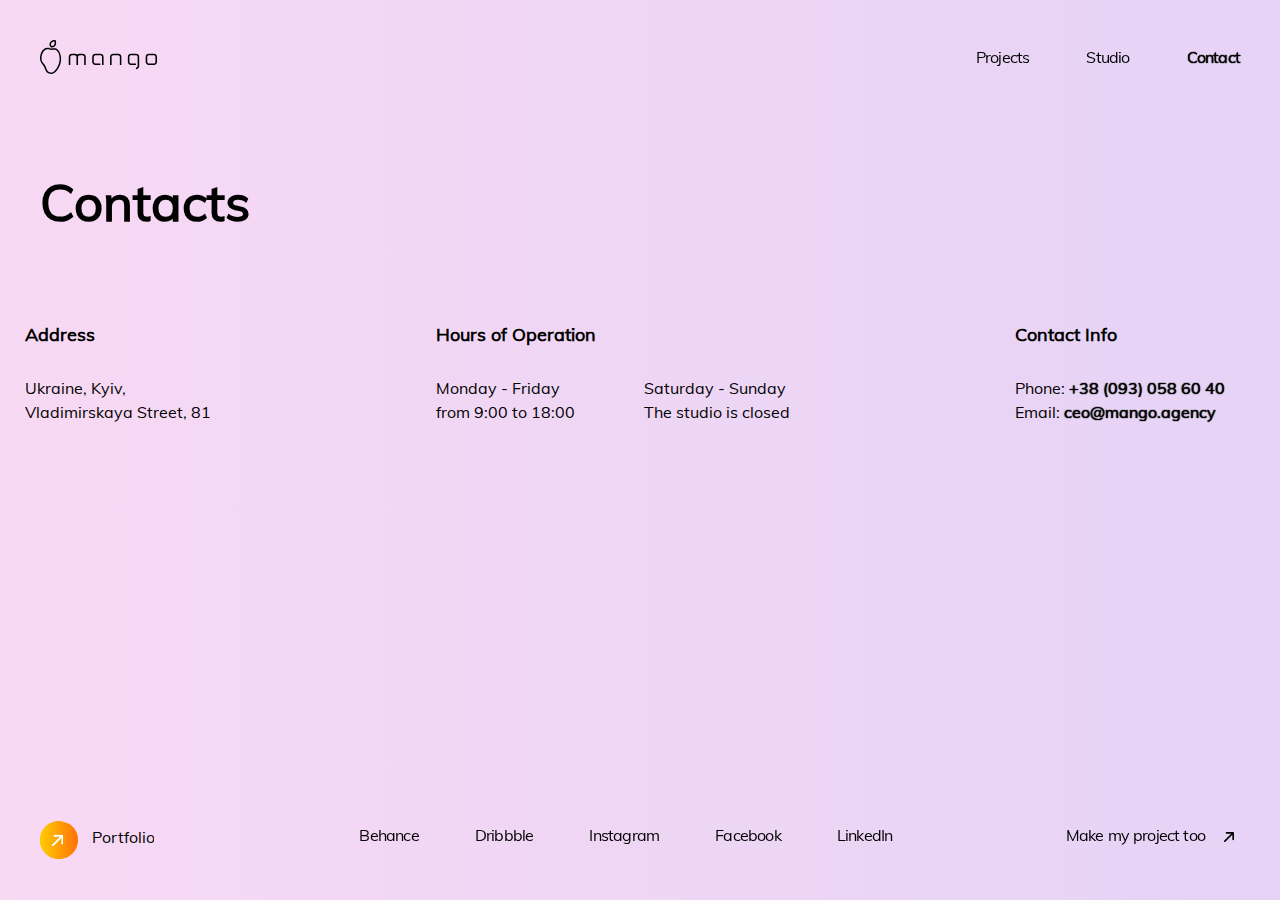
<file: contact.html>
<!DOCTYPE html>
<html lang="en">

<head>
    <meta charset="UTF-8">
    <meta name="viewport" content="width=device-width, user-scalable=no">
    <title>Mango</title>
    <meta name="description"
        content="We are a creative team of designers, developers, and strategists, building elevated websites in the heart of Silicon Valley.">
    <meta property="og:title"
        content="We are a creative team of designers, developers, and strategists, building elevated websites in the heart of Silicon Valley.">
    <meta property="og:site_name" content="Mango">
    <meta property="og:image" content="img/mango.png">
    <link rel="shortcut icon" href="img/favicon.png" type="image/x-icon" />
    <link rel="apple-touch-icon" sizes="16x16" href="img/favicon_16х16.png">
    <link rel="apple-touch-icon" sizes="24x24" href="img/favicon_24х24.png">
    <link rel="apple-touch-startup-image" href="img/favicon.png">
    <link rel="stylesheet" href="css/fonts.css">
    <link rel="stylesheet" href="css/bootstrap.min.css">
    <link rel="stylesheet" href="css/animate.min.css">
    <link rel="stylesheet" href="css/style.css">
</head>

<body class="other">
    <header>
        <div class="container-site">
            <div class="row row-reset top-line">
                <div class="logo">
                    <a href="index.html">
                        <img src="img/logo.svg" alt="logo">
                    </a>
                </div>
                <nav id="nav" class="nav-menu">
                    <div class="nav-menu__item"><a class="bold-delay" data-splitting href="projects.html">Projects</a>
                    </div>
                    <div class="nav-menu__item"><a class="bold-delay" data-splitting href="studio.html">Studio</a></div>
                    <div class="nav-menu__item"><a style="text-shadow: 0 0 .9px #333, 0 0 .9px #333, 0 0 .9px #333;" class="bold-delay" data-splitting
                            href="contact.html">Contact</a></div>
                </nav>
                <div class="ham-block">
                    <svg class="ham hamRotate ham7" viewBox="0 0 100 100" width="60"
                        onclick="this.classList.toggle('active')">
                        <path class="line top"
                            d="m 70,33 h -40 c 0,0 -6,1.368796 -6,8.5 0,7.131204 6,8.5013 6,8.5013 l 20,-0.0013" />
                        <path class="line middle" d="m 70,50 h -40" />
                        <path class="line bottom"
                            d="m 69.575405,67.073826 h -40 c -5.592752,0 -6.873604,-9.348582 1.371031,-9.348582 8.244634,0 19.053564,21.797129 19.053564,12.274756 l 0,-40" />
                    </svg>
                </div>
            </div>
        </div>
    </header>
    <main class="animate__animated animate__fadeIn">
        <div class="container-site">
            <div class="title-info">
                Contacts
            </div>
            <div class="container-info">
                <div class="row row-info">
                    <div class="contact-info__item">
                        <p class="title">Address</p>
                        <div class="block-info block-address">
                            <p>Ukraine, Kyiv, Vladimirskaya Street, 81</p>
                        </div>
                    </div>
                    <div class="contact-info__item">
                        <p class="title">Hours of Operation</p>
                        <div class="block-info block-hours">
                            <div class="block-hours__item">
                                <p>Monday - Friday
                                    from 9:00 to 18:00</p>
                            </div>
                            <div class="block-hours__item">
                                <p>Saturday - Sunday
                                    The studio is closed</p>
                            </div>
                        </div>
                    </div>
                    <div class="contact-info__item">
                        <p class="title">Contact Info</p>
                        <div class="block-info  block-mobile">
                            <p>Phone: <a style="text-shadow: 0 0 .9px #333, 0 0 .9px #333, 0 0 .9px #333;" href="tel:+380930586040">+38 (093) 058 60 40</a>
                                Email: <a style="text-shadow: 0 0 .9px #333, 0 0 .9px #333, 0 0 .9px #333;" href="mailto:ceo@mango.agency">ceo@mango.agency</a>
                            </p>
                        </div>
                    </div>
                </div>
            </div>
        </div>
    </main>
    <div class="animation-menu">
        <nav class="mobile-menu">
            <div class="mobile-menu__item">
                <a href="projects.html">Projects</a>
            </div>
            <div class="mobile-menu__item">
                <a href="studio.html">Studio</a>
            </div>
            <div class="mobile-menu__item">
                <a href="contact.html">Contact</a>
            </div>
        </nav>
        <div class="mobile-social">
            <div class="mobile-social__item">
                <a href="#" target="_blank">Behance</a>
            </div>
            <div class="mobile-social__item">
                <a href="#" target="_blank">Dribbble</a>
            </div>
            <div class="mobile-social__item">
                <a href="#" target="_blank">Instagram</a>
            </div>
            <div class="mobile-social__item">
                <a href="#" target="_blank">Facebook</a>
            </div>
            <div class="mobile-social__item">
                <a href="#" target="_blank">LinkedIn</a>
            </div>
        </div>
    </div>
    <footer>
        <div class="container-site">
            <div class="row row-reset">
                <div class="footer-menu">
                    <div class="footer-menu__item">
                        <a href="projects.html" class="portfolio-link">
                            <svg class="liquid-button" data-text="Portfolio" data-force-factor="0.1"
                                data-layer-1-viscosity="0.5" data-layer-2-viscosity="0.4" data-layer-1-mouse-force="400"
                                data-layer-2-mouse-force="500" data-layer-1-force-limit="1" data-layer-2-force-limit="2"
                                data-color1="#ffb304" data-color2="#ff7108" data-color3="#ffcc02">
                            </svg>
                            <div class="arrow-svg">
                                <img src="img/arrow.png" alt="arrow">
                            </div>
                        </a>
                        <a href="projects.html" class="portfolio-link-mobile"><svg width="47" height="47"
                                viewBox="0 0 47 47" fill="none" xmlns="http://www.w3.org/2000/svg">
                                <circle cx="23.5" cy="23.5" r="23.5" transform="rotate(90 23.5 23.5)"
                                    fill="url(#paint0_linear)"></circle>
                                <path fill-rule="evenodd" clip-rule="evenodd"
                                    d="M28.9421 19.8742C28.9421 19.4167 28.574 19.0442 28.1181 19.0417L21.4921 19H21.4871C21.0312 19 20.6615 19.37 20.6582 19.8283C20.6548 20.2883 21.0237 20.6642 21.4822 20.6667L26.0896 20.6958L19.2431 27.5775C18.919 27.9033 18.919 28.4308 19.2431 28.7558C19.4047 28.9192 19.617 29 19.8292 29C20.0414 29 20.2536 28.9192 20.4153 28.7558L27.2858 21.8492L27.29 26.5008C27.29 26.9608 27.6613 27.3333 28.1189 27.3333H28.1198C28.5774 27.3333 28.9479 26.9592 28.9479 26.4992L28.9421 19.8742Z"
                                    fill="white"></path>
                                <defs>
                                    <linearGradient id="paint0_linear" x1="6.5" y1="7.5" x2="44" y2="45"
                                        gradientUnits="userSpaceOnUse">
                                        <stop stop-color="#FFE900"></stop>
                                        <stop offset="1" stop-color="#FF400C"></stop>
                                    </linearGradient>
                                </defs>
                            </svg>
                            Portfolio
                        </a>
                    </div>
                    <div class="footer-menu__item footer-menu__item-sm">
                        <div class="social-menu">
                            <div class="social-menu__item d-md-none d-lg-block bold-delay" data-splitting><a
                                    href="#" target="_blank">Behance</a></div>
                            <div class="social-menu__item d-md-none d-lg-block bold-delay" data-splitting><a
                                    href="#" target="_blank">Dribbble</a></div>
                            <div class="social-menu__item bold-delay"><a href="#" target="_blank" data-splitting>Instagram</a></div>
                            <div class="social-menu__item bold-delay"><a href="#" target="_blank" data-splitting>Facebook</a></div>
                            <div class="social-menu__item d-md-none d-lg-block bold-delay" data-splitting><a
                                    href="#" target="_blank">LinkedIn</a></div>
                        </div>
                    </div>
                    <div class="footer-menu__item">
                        <button class="project-link popup-btn bold-delay" data-splitting>
                            Make my project too
                            <svg width="10" height="10" viewBox="0 0 10 10" fill="none"
                                xmlns="http://www.w3.org/2000/svg">
                                <path fill-rule="evenodd" clip-rule="evenodd"
                                    d="M9.99417 0.874167C9.99417 0.416667 9.62418 0.0441667 9.16585 0.0416667L2.50516 0H2.50016C2.04183 0 1.67017 0.37 1.66684 0.828333C1.66351 1.28833 2.03433 1.66417 2.49516 1.66667L7.12673 1.69583L0.24437 8.5775C-0.0814566 8.90333 -0.0814566 9.43083 0.24437 9.75583C0.406867 9.91917 0.620195 10 0.833524 10C1.04685 10 1.26018 9.91917 1.42268 9.75583L8.3292 2.84917L8.33337 7.50083C8.33337 7.96083 8.70669 8.33333 9.16668 8.33333H9.16752C9.62751 8.33333 10 7.95917 10 7.49917L9.99417 0.874167Z"
                                    fill="black" />
                            </svg>
                        </button>
                    </div>
                </div>
            </div>
        </div>
    </footer>
    <div class="popup-overlay">
        <div class="popup">
            <a class="close-popup">
                <svg viewBox="0 0 20 20">
                    <path fill="#000000"
                        d="M15.898,4.045c-0.271-0.272-0.713-0.272-0.986,0l-4.71,4.711L5.493,4.045c-0.272-0.272-0.714-0.272-0.986,0s-0.272,0.714,0,0.986l4.709,4.711l-4.71,4.711c-0.272,0.271-0.272,0.713,0,0.986c0.136,0.136,0.314,0.203,0.492,0.203c0.179,0,0.357-0.067,0.493-0.203l4.711-4.711l4.71,4.711c0.137,0.136,0.314,0.203,0.494,0.203c0.178,0,0.355-0.067,0.492-0.203c0.273-0.273,0.273-0.715,0-0.986l-4.711-4.711l4.711-4.711C16.172,4.759,16.172,4.317,15.898,4.045z">
                    </path>
                </svg>
            </a>
            <div class="popup-content">
                <h3>We wait on <span class="you">
                        <svg width="78" height="40" viewBox="0 0 78 40" fill="none" xmlns="http://www.w3.org/2000/svg">
                            <path
                                d="M21.812 9.336L12.177 31.681C11.111 34.1137 9.77167 35.8903 8.159 37.011C6.57367 38.159 4.60567 38.9243 2.255 39.307L1.353 36.109C3.29367 35.6717 4.756 35.0977 5.74 34.387C6.75133 33.7037 7.55767 32.665 8.159 31.271L8.897 29.549L0.205 9.336H4.592L11.07 25.326L17.671 9.336H21.812ZM33.6322 30.287C31.6095 30.287 29.8328 29.8497 28.3022 28.975C26.7715 28.1003 25.5825 26.8567 24.7352 25.244C23.9152 23.6313 23.5052 21.7453 23.5052 19.586C23.5052 17.4267 23.9152 15.5407 24.7352 13.928C25.5825 12.288 26.7715 11.0307 28.3022 10.156C29.8328 9.28133 31.6095 8.844 33.6322 8.844C35.6275 8.844 37.3905 9.28133 38.9212 10.156C40.4518 11.0307 41.6272 12.288 42.4472 13.928C43.2945 15.5407 43.7182 17.4267 43.7182 19.586C43.7182 21.7453 43.2945 23.6313 42.4472 25.244C41.6272 26.8567 40.4518 28.1003 38.9212 28.975C37.3905 29.8497 35.6275 30.287 33.6322 30.287ZM33.5912 27.007C35.5045 27.007 36.9668 26.3783 37.9782 25.121C38.9895 23.8637 39.4952 22.0187 39.4952 19.586C39.4952 17.208 38.9758 15.3767 37.9372 14.092C36.9258 12.8073 35.4908 12.165 33.6322 12.165C31.7462 12.165 30.2838 12.8073 29.2452 14.092C28.2065 15.3767 27.6872 17.208 27.6872 19.586C27.6872 22.0187 28.1928 23.8637 29.2042 25.121C30.2428 26.3783 31.7052 27.007 33.5912 27.007ZM66.5164 9.336V30H62.4984V26.556C61.8424 27.7587 60.9404 28.688 59.7924 29.344C58.6444 29.9727 57.3461 30.287 55.8974 30.287C50.9227 30.287 48.4354 27.5263 48.4354 22.005V9.336H52.5354V21.964C52.5354 23.6587 52.8771 24.916 53.5604 25.736C54.2711 26.5287 55.3371 26.925 56.7584 26.925C58.4531 26.925 59.8061 26.3783 60.8174 25.285C61.8561 24.1917 62.3754 22.743 62.3754 20.939V9.336H66.5164ZM71.8849 0.807999H77.0099L75.7389 21.841H73.1969L71.8849 0.807999ZM76.9279 25.08V30H72.0079V25.08H76.9279Z"
                                fill="url(#yougradient)" />
                            <defs>
                                <linearGradient id="yougradient" x1="1.5" y1="21" x2="80" y2="21"
                                    gradientUnits="userSpaceOnUse">
                                    <stop stop-color="#FF610A" />
                                    <stop offset="1" stop-color="#FFDC00" />
                                </linearGradient>
                            </defs>
                        </svg>
                    </span>
                </h3>
                <form action="" class="form-submit">
                    <div class="form-group">
                        <input type="text" class="form-control" name="username" placeholder="Your name:" required />
                        <!-- <div class="invalid-feedback">No, you missed this one.</div>
                        <div class="valid-feedback">Success! You've done it.</div> -->
                    </div>
                    <div class="form-group">
                        <input type="email" class="form-control" name="username" placeholder="Phone or email:"
                            required />
                        <!--                         <div class="invalid-feedback">Incorrect Email.</div>
                        <div class="valid-feedback">Success! You've done it.</div> -->
                    </div>
                    <div class="form-group">
                        <input type="text" class="form-control" name="username" placeholder="Message text:" />
                    </div>
                    <button type="submit" class="btn btn-submit">
                        <svg height="47" fill="none" xmlns="http://www.w3.org/2000/svg">
                            <rect x="0.5" y="0.5" width="46" height="46" rx="23" stroke="url(#circle-submit)" />
                            <path fill-rule="evenodd" clip-rule="evenodd"
                                d="M29.4822 22.3517C29.8074 22.6752 29.8105 23.1989 29.4882 23.5231L24.808 28.2378L24.8045 28.2413C24.4804 28.5637 23.9546 28.5635 23.6265 28.2418C23.2971 27.9189 23.2922 27.3923 23.6163 27.0663L26.8706 23.7878L17.1125 23.7629C16.6505 23.7617 16.2755 23.3887 16.2749 22.9297C16.2737 22.6999 16.3671 22.4927 16.5179 22.3426C16.6688 22.1926 16.8771 22.0997 17.1081 22.1008L26.901 22.1264L23.5975 18.8342C23.2706 18.509 23.2698 17.983 23.595 17.6594L23.5956 17.6588C23.9209 17.3352 24.4502 17.3378 24.7772 17.6631L29.4822 22.3517Z"
                                fill="black" />
                            <defs>
                                <linearGradient id="circle-submit" gradientUnits="userSpaceOnUse">
                                    <stop stop-color="#FF610A" />
                                    <stop offset="1" stop-color="#FFDF00" />
                                </linearGradient>
                            </defs>
                            <text font-weight="bold" x="60" y="30" fill="#000">Send</text>
                        </svg>
                    </button>
                </form>
            </div>
        </div>
    </div>
    <div class="mango-overlay mango-overlay-1">
        <img src="img/mango-overlay.png" alt="Mango-overlay">
    </div>
    <div class="mango-overlay mango-overlay-2">
        <img style="transform: rotate(35deg);" src="img/mango-overlay.png" alt="Mango-overlay">
    </div>
    <div class="mango-overlay mango-overlay-3">
        <img style="transform: rotate(60deg);" src="img/mango-overlay.png" alt="Mango-overlay">
    </div>
    <div class="mango-overlay mango-overlay-4">
        <img style="transform: rotate(135deg);" src="img/mango-overlay.png" alt="Mango-overlay">
    </div>
    <div class="mango-overlay mango-overlay-5">
        <img style="transform: rotate(175deg);" src="img/mango-overlay.png" alt="Mango-overlay">
    </div>
    <div class="mango-overlay mango-overlay-6">
        <img style="transform: rotate(215deg);" src="img/mango-overlay.png" alt="Mango-overlay">
    </div>
    <div class="mango-overlay mango-overlay-7">
        <img style="transform: rotate(265deg);" src="img/mango-overlay.png" alt="Mango-overlay">
    </div>
    <div class="mango-overlay mango-overlay-8">
        <img style="transform: rotate(315deg);" src="img/mango-overlay.png" alt="Mango-overlay">
    </div>
    <div class="mango-overlay mango-overlay-9">
        <img style="transform: rotate(350deg);" src="img/mango-overlay.png" alt="Mango-overlay">
    </div>
    <div class="mango-overlay mango-overlay-10">
        <img style="transform: rotate(190deg);" src="img/mango-overlay.png" alt="Mango-overlay">
    </div>
    <div class="mango-overlay mango-overlay-11">
        <img style="transform: rotate(250deg);" src="img/mango-overlay.png" alt="Mango-overlay">
    </div>
    <script src="js/jquery-3.5.1.min.js"></script>
    <script src="js/bootstrap.min.js"></script>
    <script src="js/splitting.js"></script>
    <script src="js/main.js"></script>
</body>

</html>
</file>
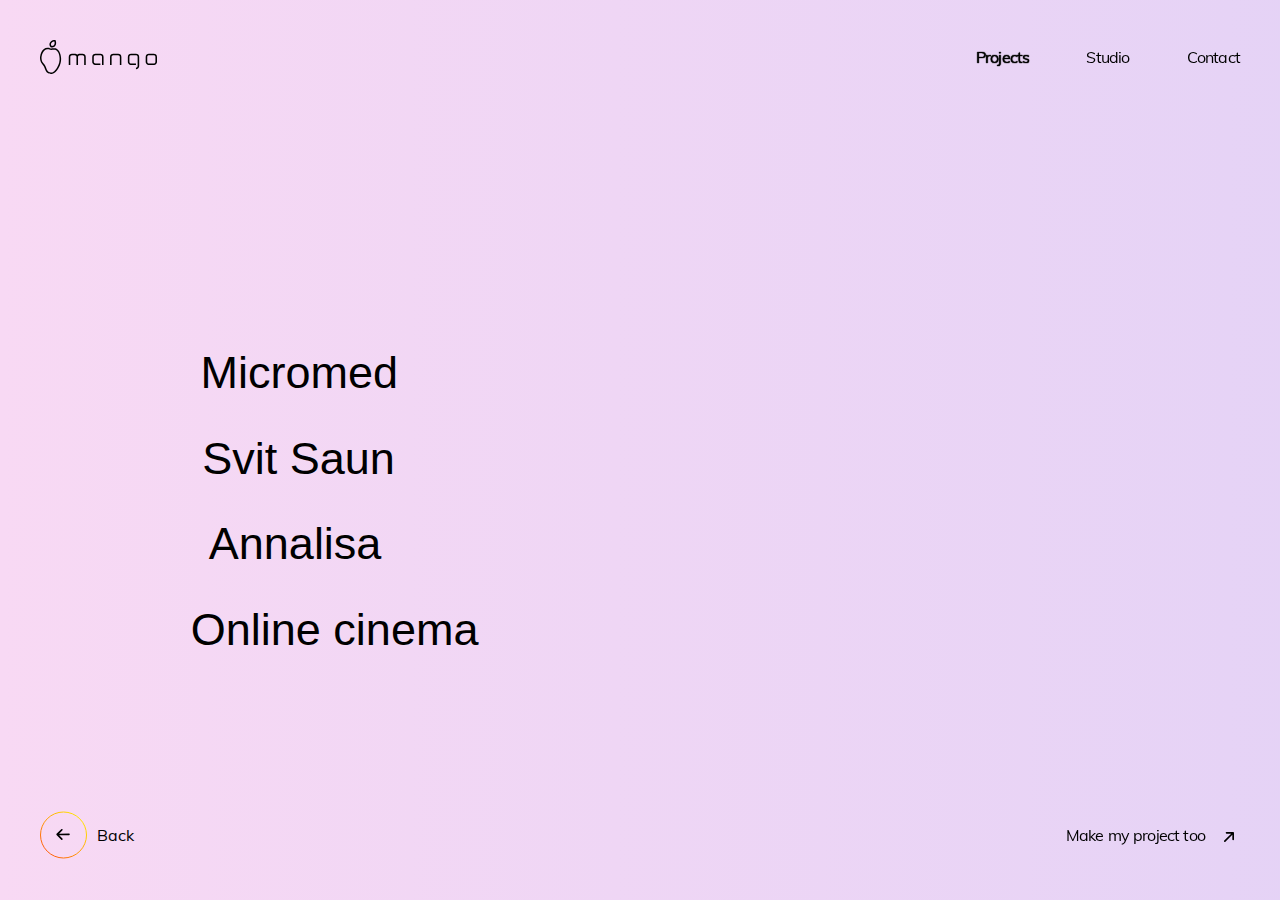
<file: projects.html>
<!DOCTYPE html>
<html lang="en">

<head>
    <meta charset="UTF-8">
    <meta name="viewport" content="width=device-width, user-scalable=no">
    <title>Mango</title>
    <link rel="shortcut icon" href="img/favicon.png" type="image/x-icon" />
    <link rel="apple-touch-icon" sizes="16x16" href="img/favicon_16х16.png">
    <link rel="apple-touch-icon" sizes="24x24" href="img/favicon_24х24.png">
    <link rel="apple-touch-startup-image" href="img/favicon.png">
    <link rel="stylesheet" href="css/fonts.css">
    <link rel="stylesheet" href="css/bootstrap.min.css">
    <link rel="stylesheet" href="css/animate.min.css">
    <link rel="stylesheet" href="css/project.css">
    <link rel="stylesheet" href="css/style.css">
</head>

<body class="project">
    <header>
        <div class="container-site">
            <div class="row row-reset top-line">
                <div class="logo">
                    <a href="index.html">
                        <img src="img/logo.svg" alt="logo">
                    </a>
                </div>
                <nav id="nav" class="nav-menu">
                    <div class="nav-menu__item"><a style="text-shadow: 0 0 .9px #333, 0 0 .9px #333, 0 0 .9px #333;"
                            class="bold-delay" data-splitting href="projects.html">Projects</a></div>
                    <div class="nav-menu__item"><a class="bold-delay" data-splitting href="studio.html">Studio</a></div>
                    <div class="nav-menu__item"><a class="bold-delay" data-splitting href="contact.html">Contact</a>
                    </div>
                </nav>
                <div class="ham-block">
                    <svg class="ham hamRotate ham7" viewBox="0 0 100 100" width="60"
                        onclick="this.classList.toggle('active')">
                        <path class="line top"
                            d="m 70,33 h -40 c 0,0 -6,1.368796 -6,8.5 0,7.131204 6,8.5013 6,8.5013 l 20,-0.0013" />
                        <path class="line middle" d="m 70,50 h -40" />
                        <path class="line bottom"
                            d="m 69.575405,67.073826 h -40 c -5.592752,0 -6.873604,-9.348582 1.371031,-9.348582 8.244634,0 19.053564,21.797129 19.053564,12.274756 l 0,-40" />
                    </svg>
                </div>
            </div>
        </div>
    </header>
    <main class="animate__animated animate__fadeIn">
        <div class="container-site">
            <nav class="menu section-row">
                <a href="project/micromed.html" class="menu__item animate__animated animate__fadeInLeft animate__delay1"
                    data-img="img/1.png">
                    <span class="menu__item-text">Micromed</span>
                    <span class="menu__item-sub">Web design 2020 <span>/</span> Online store of medical equipment</span>
                </a>
                <a href="" class="menu__item animate__animated animate__fadeInLeft animate__delay2"
                    data-img="img/2.png">
                    <span class="menu__item-text">Svit Saun</span>
                    <span class="menu__item-sub">Web design 2020 <span>/</span> Online store of medical equipment</span>
                </a>
                <a href="" class="menu__item animate__animated animate__fadeInLeft animate__delay3"
                    data-img="img/3.png">
                    <span class="menu__item-text">Annalisa</span>
                    <span class="menu__item-sub">Web design 2020 <span>/</span> Online store of medical equipment</span>
                </a>
                <a href="" class="menu__item animate__animated animate__fadeInLeft animate__delay4"
                    data-img="img/4.png">
                    <span class="menu__item-text">Online cinema</span>
                    <span class="menu__item-sub">Web design 2020 <span>/</span> sasas</span>
                </a>
                <div class="cursor" id="cursor"></div>
            </nav>
        </div>
    </main>
    <div class="animation-menu">
        <nav class="mobile-menu">
            <div class="mobile-menu__item">
                <a href="projects.html">Projects</a>
            </div>
            <div class="mobile-menu__item">
                <a href="studio.html">Studio</a>
            </div>
            <div class="mobile-menu__item">
                <a href="contact.html">Contact</a>
            </div>
        </nav>
        <div class="mobile-social">
            <div class="mobile-social__item">
                <a href="#" target="_blank">Behance</a>
            </div>
            <div class="mobile-social__item">
                <a href="#" target="_blank">Dribbble</a>
            </div>
            <div class="mobile-social__item">
                <a href="#" target="_blank">Instagram</a>
            </div>
            <div class="mobile-social__item">
                <a href="#" target="_blank">Facebook</a>
            </div>
            <div class="mobile-social__item">
                <a href="#" target="_blank">LinkedIn</a>
            </div>
        </div>
    </div>
    <footer class="main">
        <div class="container-site">
            <div class="row row-reset">
                <div class="footer-menu">
                    <div class="footer-menu__item">
                        <button class="button-back">
                            <svg width="47" height="102" viewBox="0 0 47 47" fill="none"
                                xmlns="http://www.w3.org/2000/svg">
                                <circle cx="23.5" cy="23.5" r="23" transform="rotate(90 23.5 23.5)"
                                    stroke="url(#buttonBack)" />
                                <path fill-rule="evenodd" clip-rule="evenodd"
                                    d="M16.5544 22.3517C16.2292 22.6752 16.2261 23.1989 16.5484 23.5231L21.2286 28.2378L21.2321 28.2413C21.5562 28.5637 22.082 28.5635 22.4102 28.2418C22.7395 27.9189 22.7444 27.3923 22.4203 27.0663L19.1661 23.7878L28.9242 23.7629C29.3862 23.7617 29.7611 23.3887 29.7617 22.9297C29.7629 22.6999 29.6695 22.4927 29.5187 22.3426C29.3679 22.1926 29.1595 22.0997 28.9285 22.1008L19.1356 22.1264L22.4391 18.8342C22.7661 18.509 22.7668 17.983 22.4416 17.6594L22.441 17.6588C22.1157 17.3352 21.5864 17.3378 21.2594 17.6631L16.5544 22.3517Z"
                                    fill="black" />
                                <defs>
                                    <linearGradient id="buttonBack" x1="5.5" y1="7.5" x2="40.5" y2="41"
                                        gradientUnits="userSpaceOnUse">
                                        <stop stop-color="#FFE500" />
                                        <stop offset="1" stop-color="#FF5D0A" />
                                    </linearGradient>
                                </defs>
                            </svg>
                            <p>Back</p>
                        </button>
                    </div>
                    <div class="footer-menu__item">
                        <button class="project-link popup-btn bold-delay" data-splitting>
                            Make my project too
                            <svg width="10" height="10" viewBox="0 0 10 10" fill="none"
                                xmlns="http://www.w3.org/2000/svg">
                                <path fill-rule="evenodd" clip-rule="evenodd"
                                    d="M9.99417 0.874167C9.99417 0.416667 9.62418 0.0441667 9.16585 0.0416667L2.50516 0H2.50016C2.04183 0 1.67017 0.37 1.66684 0.828333C1.66351 1.28833 2.03433 1.66417 2.49516 1.66667L7.12673 1.69583L0.24437 8.5775C-0.0814566 8.90333 -0.0814566 9.43083 0.24437 9.75583C0.406867 9.91917 0.620195 10 0.833524 10C1.04685 10 1.26018 9.91917 1.42268 9.75583L8.3292 2.84917L8.33337 7.50083C8.33337 7.96083 8.70669 8.33333 9.16668 8.33333H9.16752C9.62751 8.33333 10 7.95917 10 7.49917L9.99417 0.874167Z"
                                    fill="black" />
                            </svg>
                        </button>
                    </div>
                </div>
            </div>
        </div>
    </footer>
    <div class="popup-overlay">
        <div class="popup">
            <a class="close-popup">
                <svg viewBox="0 0 20 20">
                    <path fill="#000000"
                        d="M15.898,4.045c-0.271-0.272-0.713-0.272-0.986,0l-4.71,4.711L5.493,4.045c-0.272-0.272-0.714-0.272-0.986,0s-0.272,0.714,0,0.986l4.709,4.711l-4.71,4.711c-0.272,0.271-0.272,0.713,0,0.986c0.136,0.136,0.314,0.203,0.492,0.203c0.179,0,0.357-0.067,0.493-0.203l4.711-4.711l4.71,4.711c0.137,0.136,0.314,0.203,0.494,0.203c0.178,0,0.355-0.067,0.492-0.203c0.273-0.273,0.273-0.715,0-0.986l-4.711-4.711l4.711-4.711C16.172,4.759,16.172,4.317,15.898,4.045z">
                    </path>
                </svg>
            </a>
            <div class="popup-content">
                <h3>We wait on <span class="you">
                        <svg width="78" height="40" viewBox="0 0 78 40" fill="none" xmlns="http://www.w3.org/2000/svg">
                            <path
                                d="M21.812 9.336L12.177 31.681C11.111 34.1137 9.77167 35.8903 8.159 37.011C6.57367 38.159 4.60567 38.9243 2.255 39.307L1.353 36.109C3.29367 35.6717 4.756 35.0977 5.74 34.387C6.75133 33.7037 7.55767 32.665 8.159 31.271L8.897 29.549L0.205 9.336H4.592L11.07 25.326L17.671 9.336H21.812ZM33.6322 30.287C31.6095 30.287 29.8328 29.8497 28.3022 28.975C26.7715 28.1003 25.5825 26.8567 24.7352 25.244C23.9152 23.6313 23.5052 21.7453 23.5052 19.586C23.5052 17.4267 23.9152 15.5407 24.7352 13.928C25.5825 12.288 26.7715 11.0307 28.3022 10.156C29.8328 9.28133 31.6095 8.844 33.6322 8.844C35.6275 8.844 37.3905 9.28133 38.9212 10.156C40.4518 11.0307 41.6272 12.288 42.4472 13.928C43.2945 15.5407 43.7182 17.4267 43.7182 19.586C43.7182 21.7453 43.2945 23.6313 42.4472 25.244C41.6272 26.8567 40.4518 28.1003 38.9212 28.975C37.3905 29.8497 35.6275 30.287 33.6322 30.287ZM33.5912 27.007C35.5045 27.007 36.9668 26.3783 37.9782 25.121C38.9895 23.8637 39.4952 22.0187 39.4952 19.586C39.4952 17.208 38.9758 15.3767 37.9372 14.092C36.9258 12.8073 35.4908 12.165 33.6322 12.165C31.7462 12.165 30.2838 12.8073 29.2452 14.092C28.2065 15.3767 27.6872 17.208 27.6872 19.586C27.6872 22.0187 28.1928 23.8637 29.2042 25.121C30.2428 26.3783 31.7052 27.007 33.5912 27.007ZM66.5164 9.336V30H62.4984V26.556C61.8424 27.7587 60.9404 28.688 59.7924 29.344C58.6444 29.9727 57.3461 30.287 55.8974 30.287C50.9227 30.287 48.4354 27.5263 48.4354 22.005V9.336H52.5354V21.964C52.5354 23.6587 52.8771 24.916 53.5604 25.736C54.2711 26.5287 55.3371 26.925 56.7584 26.925C58.4531 26.925 59.8061 26.3783 60.8174 25.285C61.8561 24.1917 62.3754 22.743 62.3754 20.939V9.336H66.5164ZM71.8849 0.807999H77.0099L75.7389 21.841H73.1969L71.8849 0.807999ZM76.9279 25.08V30H72.0079V25.08H76.9279Z"
                                fill="url(#yougradient)" />
                            <defs>
                                <linearGradient id="yougradient" x1="1.5" y1="21" x2="80" y2="21"
                                    gradientUnits="userSpaceOnUse">
                                    <stop stop-color="#FF610A" />
                                    <stop offset="1" stop-color="#FFDC00" />
                                </linearGradient>
                            </defs>
                        </svg>
                    </span>
                </h3>
                <form action="" class="form-submit">
                    <div class="form-group">
                        <input type="text" class="form-control" name="username" placeholder="Your name:" required />
                        <!-- <div class="invalid-feedback">No, you missed this one.</div>
                        <div class="valid-feedback">Success! You've done it.</div> -->
                    </div>
                    <div class="form-group">
                        <input type="email" class="form-control" name="username" placeholder="Phone or email:"
                            required />
                        <!--                         <div class="invalid-feedback">Incorrect Email.</div>
                        <div class="valid-feedback">Success! You've done it.</div> -->
                    </div>
                    <div class="form-group">
                        <input type="text" class="form-control" name="username" placeholder="Message text:" />
                    </div>
                    <button type="submit" class="btn btn-submit">
                        <svg height="47" fill="none" xmlns="http://www.w3.org/2000/svg">
                            <rect x="0.5" y="0.5" width="46" height="46" rx="23" stroke="url(#circle-submit)" />
                            <path fill-rule="evenodd" clip-rule="evenodd"
                                d="M29.4822 22.3517C29.8074 22.6752 29.8105 23.1989 29.4882 23.5231L24.808 28.2378L24.8045 28.2413C24.4804 28.5637 23.9546 28.5635 23.6265 28.2418C23.2971 27.9189 23.2922 27.3923 23.6163 27.0663L26.8706 23.7878L17.1125 23.7629C16.6505 23.7617 16.2755 23.3887 16.2749 22.9297C16.2737 22.6999 16.3671 22.4927 16.5179 22.3426C16.6688 22.1926 16.8771 22.0997 17.1081 22.1008L26.901 22.1264L23.5975 18.8342C23.2706 18.509 23.2698 17.983 23.595 17.6594L23.5956 17.6588C23.9209 17.3352 24.4502 17.3378 24.7772 17.6631L29.4822 22.3517Z"
                                fill="black" />
                            <defs>
                                <linearGradient id="circle-submit" gradientUnits="userSpaceOnUse">
                                    <stop stop-color="#FF610A" />
                                    <stop offset="1" stop-color="#FFDF00" />
                                </linearGradient>
                            </defs>
                            <text font-weight="bold" x="60" y="30" fill="#000">Send</text>
                        </svg>
                    </button>
                </form>
            </div>
        </div>
    </div>
    <div class="mango-overlay mango-overlay-1">
        <img src="img/mango-overlay.png" alt="Mango-overlay">
    </div>
    <div class="mango-overlay mango-overlay-2">
        <img style="transform: rotate(35deg);" src="img/mango-overlay.png" alt="Mango-overlay">
    </div>
    <div class="mango-overlay mango-overlay-3">
        <img style="transform: rotate(60deg);" src="img/mango-overlay.png" alt="Mango-overlay">
    </div>
    <div class="mango-overlay mango-overlay-4">
        <img style="transform: rotate(135deg);" src="img/mango-overlay.png" alt="Mango-overlay">
    </div>
    <div class="mango-overlay mango-overlay-5">
        <img style="transform: rotate(175deg);" src="img/mango-overlay.png" alt="Mango-overlay">
    </div>
    <div class="mango-overlay mango-overlay-6">
        <img style="transform: rotate(215deg);" src="img/mango-overlay.png" alt="Mango-overlay">
    </div>
    <div class="mango-overlay mango-overlay-7">
        <img style="transform: rotate(265deg);" src="img/mango-overlay.png" alt="Mango-overlay">
    </div>
    <div class="mango-overlay mango-overlay-8">
        <img style="transform: rotate(315deg);" src="img/mango-overlay.png" alt="Mango-overlay">
    </div>
    <div class="mango-overlay mango-overlay-9">
        <img style="transform: rotate(350deg);" src="img/mango-overlay.png" alt="Mango-overlay">
    </div>
    <div class="mango-overlay mango-overlay-10">
        <img style="transform: rotate(190deg);" src="img/mango-overlay.png" alt="Mango-overlay">
    </div>
    <div class="mango-overlay mango-overlay-11">
        <img style="transform: rotate(250deg);" src="img/mango-overlay.png" alt="Mango-overlay">
    </div>
    <script src="js/jquery-3.5.1.min.js"></script>
    <script src="js/project-script.js"></script>
    <script src="js/splitting.js"></script>
    <script src="js/SmoothScroll.min.js"></script>
    <script src="js/main.js"></script>
    <script>
        SmoothScroll({
            animationTime: 800,
            stepSize: 75,
            accelerationDelta: 30,
            accelerationMax: 2,
            keyboardSupport: true,
            arrowScroll: 50,
            pulseAlgorithm: true,
            pulseScale: 4,
            pulseNormalize: 1,
            touchpadSupport: true,
        })
    </script>
</body>

</html>
</file>
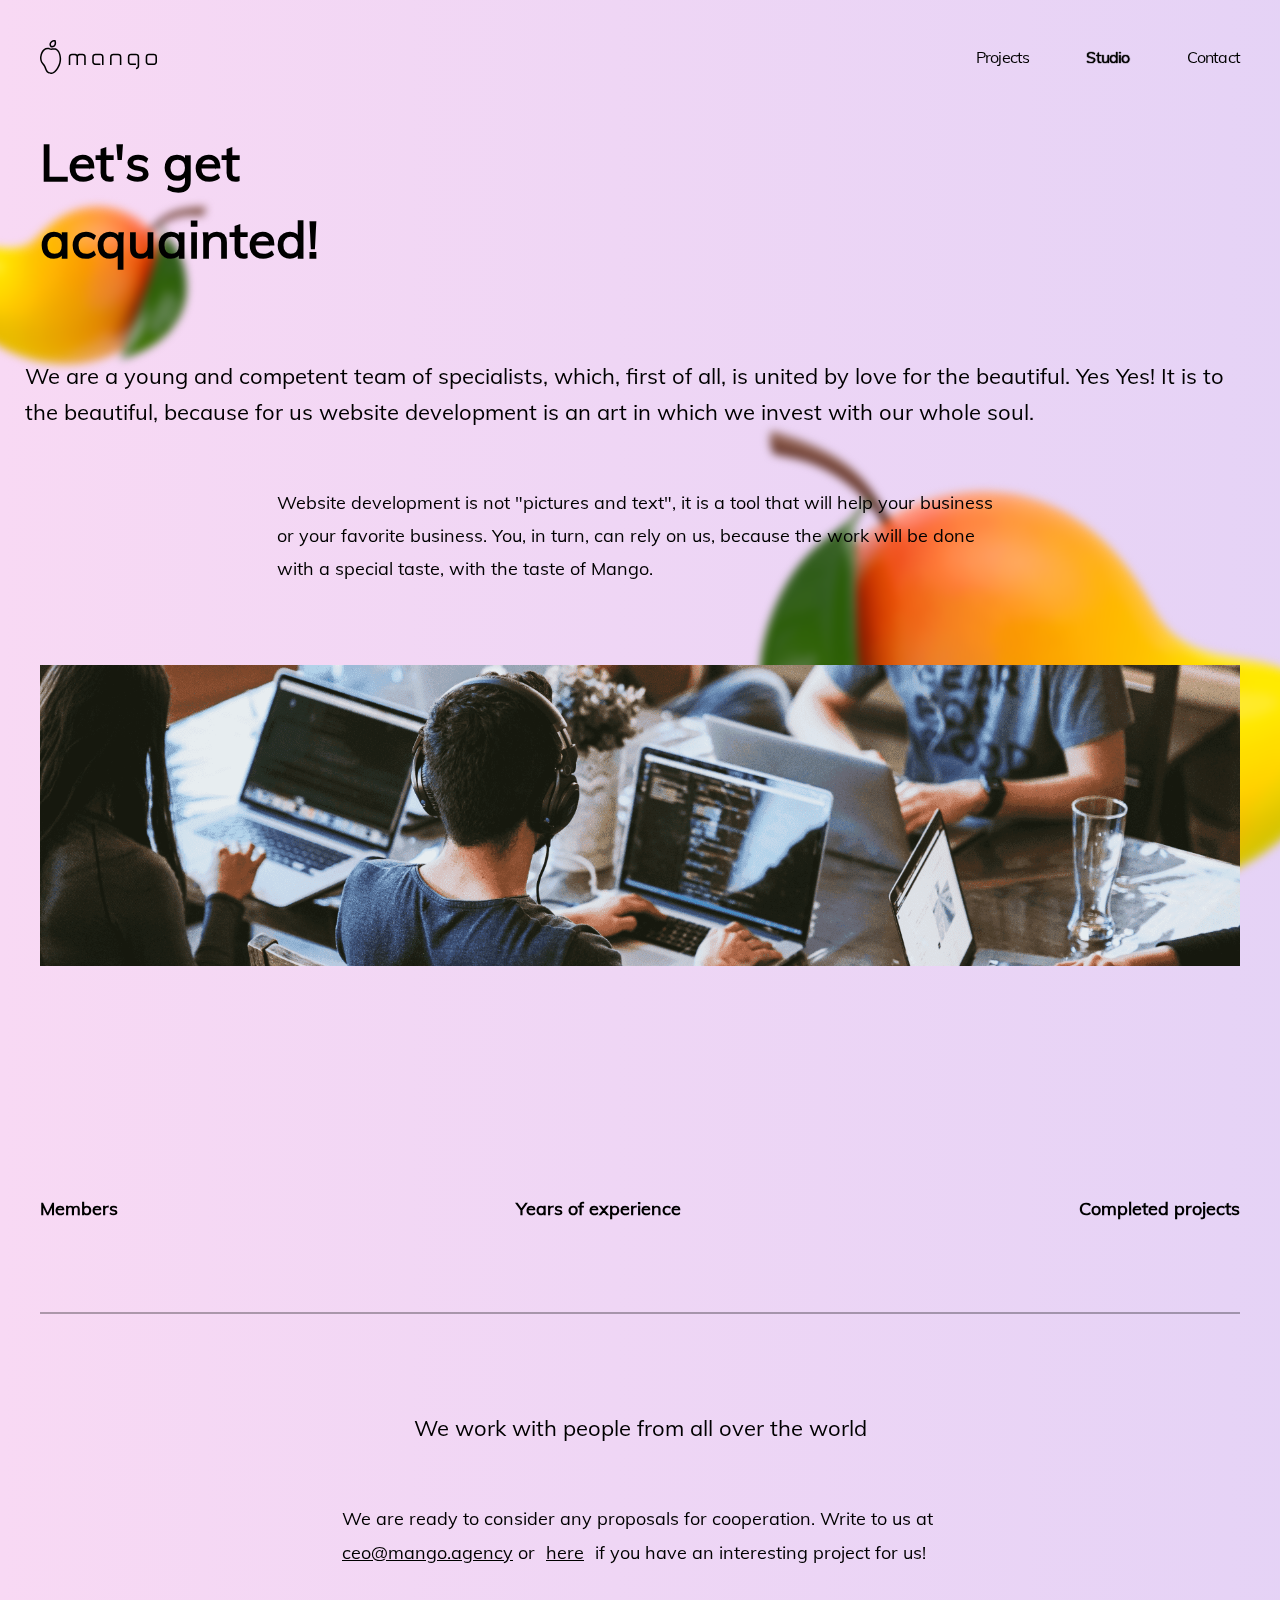
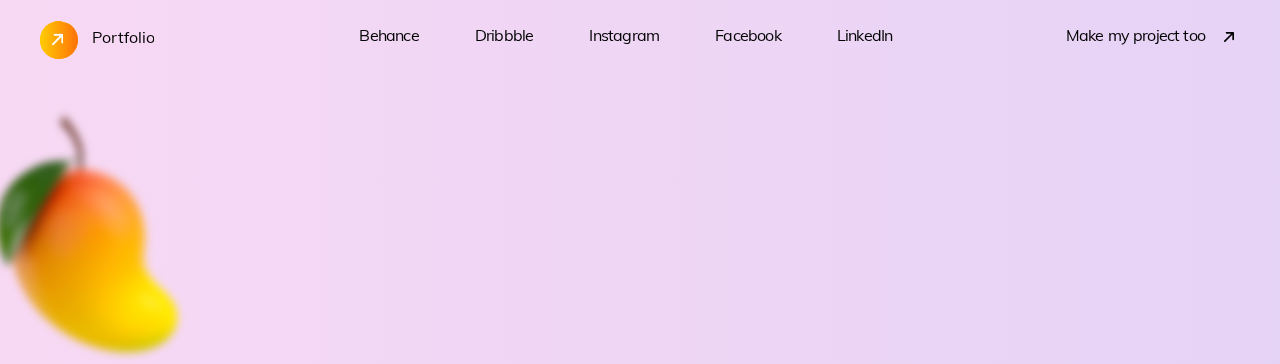
<file: studio.html>
<!DOCTYPE html>
<html lang="en">

<head>
    <meta charset="UTF-8">
    <meta name="viewport" content="width=device-width, user-scalable=no">
    <title>Mango</title>
    <meta name="description"
        content="We are a creative team of designers, developers, and strategists, building elevated websites in the heart of Silicon Valley.">
    <meta property="og:title"
        content="We are a creative team of designers, developers, and strategists, building elevated websites in the heart of Silicon Valley.">
    <meta property="og:site_name" content="Mango">
    <meta property="og:image" content="img/mango.png">
    <link rel="shortcut icon" href="img/favicon.png" type="image/x-icon" />
    <link rel="apple-touch-icon" sizes="16x16" href="img/favicon_16х16.png">
    <link rel="apple-touch-icon" sizes="24x24" href="img/favicon_24х24.png">
    <link rel="apple-touch-startup-image" href="img/favicon.png">
    <link rel="stylesheet" href="css/fonts.css">
    <link rel="stylesheet" href="css/bootstrap.min.css">
    <link rel="stylesheet" href="css/animate.min.css">
    <link rel="stylesheet" href="css/style.css">
</head>

<body>
    <header>
        <div class="container-site">
            <div class="row row-reset top-line">
                <div class="logo">
                    <a href="index.html">
                        <img src="img/logo.svg" alt="logo">
                    </a>
                </div>
                <nav id="nav" class="nav-menu">
                    <div class="nav-menu__item"><a class="bold-delay" data-splitting href="projects.html">Projects</a>
                    </div>
                    <div class="nav-menu__item"><a style="text-shadow: 0 0 .9px #333, 0 0 .9px #333, 0 0 .9px #333;"
                            class="bold-delay" data-splitting href="studio.html">Studio</a></div>
                    <div class="nav-menu__item"><a class="bold-delay" data-splitting href="contact.html">Contact</a>
                    </div>
                </nav>
                <div class="ham-block">
                    <svg class="ham hamRotate ham7" viewBox="0 0 100 100" width="60"
                        onclick="this.classList.toggle('active')">
                        <path class="line top"
                            d="m 70,33 h -40 c 0,0 -6,1.368796 -6,8.5 0,7.131204 6,8.5013 6,8.5013 l 20,-0.0013" />
                        <path class="line middle" d="m 70,50 h -40" />
                        <path class="line bottom"
                            d="m 69.575405,67.073826 h -40 c -5.592752,0 -6.873604,-9.348582 1.371031,-9.348582 8.244634,0 19.053564,21.797129 19.053564,12.274756 l 0,-40" />
                    </svg>
                </div>
            </div>
        </div>
    </header>
    <main class="animate__animated animate__fadeIn">
        <div class="container-site">
            <div class="title-info title-info-studio">
                Let's get
                acquainted!
            </div>
            <div class="container-info">
                <div class="row row-info">
                    <p class="about-text">We are a young and competent team of specialists, which, first of all, is
                        united by love for the
                        beautiful. Yes Yes! It is to the beautiful, because for us website development is an art in
                        which we invest with our whole soul.</p>
                </div>
                <div class="description">
                    <p>Website development is not "pictures and text", it is a tool that will help your business or your
                        favorite business. You, in turn, can rely on us, because the work will be done with a special
                        taste, with the taste of Mango.</p>
                </div>
            </div>
            <div class="about-us-img">
                <img src="img/about-us.png" alt="About-us">
            </div>
            <div class="container-info">
                <div class="benefits">
                    <div class="benefits__inner">
                        <div class="benefits__element">
                            <p class="benefits__number benefits__number-one"><span>9</span></p>
                            <p>Members</p>
                        </div>
                        <div class="benefits__element">
                            <p class="benefits__number benefits__number-two plus"><span>3</span>+</p>
                            <p>Years of experience</p>
                        </div>
                        <div class="benefits__element">
                            <p class="benefits__number benefits__number-three plus"><span>21</span>+</p>
                            <p>Completed projects</p>
                        </div>
                    </div>
                    <hr>
                </div>
                <div class="row row-info bottom">
                    <p class="about-text about-text-bottom">We work with people
                        from all over the world</p>
                </div>
                <div class="description bottom">
                    <p>We are ready to consider any proposals for cooperation. Write to us
                        at <a style="text-decoration: underline;" href="mailto:ceo@mango.agency">ceo@mango.agency</a> or
                        <button style="text-decoration: underline;" class="project-link popup-btn">here</button> if you
                        have an interesting project for us!</p>
                </div>
                <div class="social-menu studio">
                    <div class="social-menu__item d-md-none d-lg-block bold-delay" data-splitting><a href="#"
                            target="_blank">Behance</a></div>
                    <div class="social-menu__item d-md-none d-lg-block bold-delay" data-splitting><a href="#"
                            target="_blank">Dribbble</a></div>
                    <div class="social-menu__item bold-delay"><a href="#" target="_blank" data-splitting>Instagram</a>
                    </div>
                    <div class="social-menu__item bold-delay"><a href="#" target="_blank" data-splitting>Facebook</a>
                    </div>
                    <div class="social-menu__item d-md-none d-lg-block bold-delay" data-splitting><a href="#"
                            target="_blank">LinkedIn</a></div>
                </div>
            </div>
        </div>
        <article class="parallax-block">
            <div class="paralax first-rellax rellax" data-rellax-speed="3">
                <img style="transform: rotate(130deg) scaleX(-1);" src="img/mango-overlay.png" alt="">
            </div>
            <div class="paralax second-rellax rellax" data-rellax-speed="3">
                <img style="transform: rotate(-115deg)" src="img/mango-overlay.png" alt="">
            </div>
            <div class="paralax third-rellax rellax" data-rellax-speed="3">
                <img style="transform: rotate(-115deg)" src="img/mango-overlay.png" alt="">
            </div>
        </article>
    </main>
    <div class="animation-menu">
        <nav class="mobile-menu">
            <div class="mobile-menu__item">
                <a href="projects.html">Projects</a>
            </div>
            <div class="mobile-menu__item">
                <a href="studio.html">Studio</a>
            </div>
            <div class="mobile-menu__item">
                <a href="contact.html">Contact</a>
            </div>
        </nav>
        <div class="mobile-social">
            <div class="mobile-social__item">
                <a href="#" target="_blank">Behance</a>
            </div>
            <div class="mobile-social__item">
                <a href="#" target="_blank">Dribbble</a>
            </div>
            <div class="mobile-social__item">
                <a href="#" target="_blank">Instagram</a>
            </div>
            <div class="mobile-social__item">
                <a href="#" target="_blank">Facebook</a>
            </div>
            <div class="mobile-social__item">
                <a href="#" target="_blank">LinkedIn</a>
            </div>
        </div>
    </div>
    <footer class="fixed-footer">
        <div class="container-site">
            <div class="row row-reset">
                <div class="footer-menu">
                    <div class="footer-menu__item">
                        <a href="projects.html" class="portfolio-link">
                            <svg class="liquid-button" data-text="Portfolio" data-force-factor="0.1"
                                data-layer-1-viscosity="0.5" data-layer-2-viscosity="0.4" data-layer-1-mouse-force="400"
                                data-layer-2-mouse-force="500" data-layer-1-force-limit="1" data-layer-2-force-limit="2"
                                data-color1="#ffb304" data-color2="#ff7108" data-color3="#ffcc02">
                            </svg>
                            <div class="arrow-svg">
                                <img src="img/arrow.png" alt="arrow">
                            </div>
                        </a>
                        <a href="projects.html" class="portfolio-link-mobile"><svg width="47" height="47"
                                viewBox="0 0 47 47" fill="none" xmlns="http://www.w3.org/2000/svg">
                                <circle cx="23.5" cy="23.5" r="23.5" transform="rotate(90 23.5 23.5)"
                                    fill="url(#paint0_linear)"></circle>
                                <path fill-rule="evenodd" clip-rule="evenodd"
                                    d="M28.9421 19.8742C28.9421 19.4167 28.574 19.0442 28.1181 19.0417L21.4921 19H21.4871C21.0312 19 20.6615 19.37 20.6582 19.8283C20.6548 20.2883 21.0237 20.6642 21.4822 20.6667L26.0896 20.6958L19.2431 27.5775C18.919 27.9033 18.919 28.4308 19.2431 28.7558C19.4047 28.9192 19.617 29 19.8292 29C20.0414 29 20.2536 28.9192 20.4153 28.7558L27.2858 21.8492L27.29 26.5008C27.29 26.9608 27.6613 27.3333 28.1189 27.3333H28.1198C28.5774 27.3333 28.9479 26.9592 28.9479 26.4992L28.9421 19.8742Z"
                                    fill="white"></path>
                                <defs>
                                    <linearGradient id="paint0_linear" x1="6.5" y1="7.5" x2="44" y2="45"
                                        gradientUnits="userSpaceOnUse">
                                        <stop stop-color="#FFE900"></stop>
                                        <stop offset="1" stop-color="#FF400C"></stop>
                                    </linearGradient>
                                </defs>
                            </svg>
                            Portfolio
                        </a>
                    </div>
                    <div class="footer-menu__item footer-menu__item-sm">
                        <div class="social-menu">
                            <div class="social-menu__item d-md-none d-lg-block bold-delay" data-splitting><a href="#"
                                    target="_blank">Behance</a></div>
                            <div class="social-menu__item d-md-none d-lg-block bold-delay" data-splitting><a href="#"
                                    target="_blank">Dribbble</a></div>
                            <div class="social-menu__item bold-delay"><a href="#" target="_blank"
                                    data-splitting>Instagram</a></div>
                            <div class="social-menu__item bold-delay"><a href="#" target="_blank"
                                    data-splitting>Facebook</a></div>
                            <div class="social-menu__item d-md-none d-lg-block bold-delay" data-splitting><a href="#"
                                    target="_blank">LinkedIn</a></div>
                        </div>
                    </div>
                    <div class="footer-menu__item">
                        <button class="project-link popup-btn bold-delay" data-splitting>
                            Make my project too
                            <svg width="10" height="10" viewBox="0 0 10 10" fill="none"
                                xmlns="http://www.w3.org/2000/svg">
                                <path fill-rule="evenodd" clip-rule="evenodd"
                                    d="M9.99417 0.874167C9.99417 0.416667 9.62418 0.0441667 9.16585 0.0416667L2.50516 0H2.50016C2.04183 0 1.67017 0.37 1.66684 0.828333C1.66351 1.28833 2.03433 1.66417 2.49516 1.66667L7.12673 1.69583L0.24437 8.5775C-0.0814566 8.90333 -0.0814566 9.43083 0.24437 9.75583C0.406867 9.91917 0.620195 10 0.833524 10C1.04685 10 1.26018 9.91917 1.42268 9.75583L8.3292 2.84917L8.33337 7.50083C8.33337 7.96083 8.70669 8.33333 9.16668 8.33333H9.16752C9.62751 8.33333 10 7.95917 10 7.49917L9.99417 0.874167Z"
                                    fill="black" />
                            </svg>
                        </button>
                    </div>
                </div>
            </div>
        </div>
    </footer>
    <div class="popup-overlay">
        <div class="popup">
            <a class="close-popup">
                <svg viewBox="0 0 20 20">
                    <path fill="#000000"
                        d="M15.898,4.045c-0.271-0.272-0.713-0.272-0.986,0l-4.71,4.711L5.493,4.045c-0.272-0.272-0.714-0.272-0.986,0s-0.272,0.714,0,0.986l4.709,4.711l-4.71,4.711c-0.272,0.271-0.272,0.713,0,0.986c0.136,0.136,0.314,0.203,0.492,0.203c0.179,0,0.357-0.067,0.493-0.203l4.711-4.711l4.71,4.711c0.137,0.136,0.314,0.203,0.494,0.203c0.178,0,0.355-0.067,0.492-0.203c0.273-0.273,0.273-0.715,0-0.986l-4.711-4.711l4.711-4.711C16.172,4.759,16.172,4.317,15.898,4.045z">
                    </path>
                </svg>
            </a>
            <div class="popup-content">
                <h3>We wait on <span class="you">
                        <svg width="78" height="40" viewBox="0 0 78 40" fill="none" xmlns="http://www.w3.org/2000/svg">
                            <path
                                d="M21.812 9.336L12.177 31.681C11.111 34.1137 9.77167 35.8903 8.159 37.011C6.57367 38.159 4.60567 38.9243 2.255 39.307L1.353 36.109C3.29367 35.6717 4.756 35.0977 5.74 34.387C6.75133 33.7037 7.55767 32.665 8.159 31.271L8.897 29.549L0.205 9.336H4.592L11.07 25.326L17.671 9.336H21.812ZM33.6322 30.287C31.6095 30.287 29.8328 29.8497 28.3022 28.975C26.7715 28.1003 25.5825 26.8567 24.7352 25.244C23.9152 23.6313 23.5052 21.7453 23.5052 19.586C23.5052 17.4267 23.9152 15.5407 24.7352 13.928C25.5825 12.288 26.7715 11.0307 28.3022 10.156C29.8328 9.28133 31.6095 8.844 33.6322 8.844C35.6275 8.844 37.3905 9.28133 38.9212 10.156C40.4518 11.0307 41.6272 12.288 42.4472 13.928C43.2945 15.5407 43.7182 17.4267 43.7182 19.586C43.7182 21.7453 43.2945 23.6313 42.4472 25.244C41.6272 26.8567 40.4518 28.1003 38.9212 28.975C37.3905 29.8497 35.6275 30.287 33.6322 30.287ZM33.5912 27.007C35.5045 27.007 36.9668 26.3783 37.9782 25.121C38.9895 23.8637 39.4952 22.0187 39.4952 19.586C39.4952 17.208 38.9758 15.3767 37.9372 14.092C36.9258 12.8073 35.4908 12.165 33.6322 12.165C31.7462 12.165 30.2838 12.8073 29.2452 14.092C28.2065 15.3767 27.6872 17.208 27.6872 19.586C27.6872 22.0187 28.1928 23.8637 29.2042 25.121C30.2428 26.3783 31.7052 27.007 33.5912 27.007ZM66.5164 9.336V30H62.4984V26.556C61.8424 27.7587 60.9404 28.688 59.7924 29.344C58.6444 29.9727 57.3461 30.287 55.8974 30.287C50.9227 30.287 48.4354 27.5263 48.4354 22.005V9.336H52.5354V21.964C52.5354 23.6587 52.8771 24.916 53.5604 25.736C54.2711 26.5287 55.3371 26.925 56.7584 26.925C58.4531 26.925 59.8061 26.3783 60.8174 25.285C61.8561 24.1917 62.3754 22.743 62.3754 20.939V9.336H66.5164ZM71.8849 0.807999H77.0099L75.7389 21.841H73.1969L71.8849 0.807999ZM76.9279 25.08V30H72.0079V25.08H76.9279Z"
                                fill="url(#yougradient)" />
                            <defs>
                                <linearGradient id="yougradient" x1="1.5" y1="21" x2="80" y2="21"
                                    gradientUnits="userSpaceOnUse">
                                    <stop stop-color="#FF610A" />
                                    <stop offset="1" stop-color="#FFDC00" />
                                </linearGradient>
                            </defs>
                        </svg>
                    </span>
                </h3>
                <form action="" class="form-submit">
                    <div class="form-group">
                        <input type="text" class="form-control" name="username" placeholder="Your name:" required />
                        <!-- <div class="invalid-feedback">No, you missed this one.</div>
                        <div class="valid-feedback">Success! You've done it.</div> -->
                    </div>
                    <div class="form-group">
                        <input type="email" class="form-control" name="username" placeholder="Phone or email:"
                            required />
                        <!--                         <div class="invalid-feedback">Incorrect Email.</div>
                        <div class="valid-feedback">Success! You've done it.</div> -->
                    </div>
                    <div class="form-group">
                        <input type="text" class="form-control" name="username" placeholder="Message text:" />
                    </div>
                    <button type="submit" class="btn btn-submit">
                        <svg height="47" fill="none" xmlns="http://www.w3.org/2000/svg">
                            <rect x="0.5" y="0.5" width="46" height="46" rx="23" stroke="url(#circle-submit)" />
                            <path fill-rule="evenodd" clip-rule="evenodd"
                                d="M29.4822 22.3517C29.8074 22.6752 29.8105 23.1989 29.4882 23.5231L24.808 28.2378L24.8045 28.2413C24.4804 28.5637 23.9546 28.5635 23.6265 28.2418C23.2971 27.9189 23.2922 27.3923 23.6163 27.0663L26.8706 23.7878L17.1125 23.7629C16.6505 23.7617 16.2755 23.3887 16.2749 22.9297C16.2737 22.6999 16.3671 22.4927 16.5179 22.3426C16.6688 22.1926 16.8771 22.0997 17.1081 22.1008L26.901 22.1264L23.5975 18.8342C23.2706 18.509 23.2698 17.983 23.595 17.6594L23.5956 17.6588C23.9209 17.3352 24.4502 17.3378 24.7772 17.6631L29.4822 22.3517Z"
                                fill="black" />
                            <defs>
                                <linearGradient id="circle-submit" gradientUnits="userSpaceOnUse">
                                    <stop stop-color="#FF610A" />
                                    <stop offset="1" stop-color="#FFDF00" />
                                </linearGradient>
                            </defs>
                            <text font-weight="bold" x="60" y="30" fill="#000">Send</text>
                        </svg>
                    </button>
                </form>
            </div>
        </div>
    </div>
    <div class="mango-overlay mango-overlay-1">
        <img src="img/mango-overlay.png" alt="Mango-overlay">
    </div>
    <div class="mango-overlay mango-overlay-2">
        <img style="transform: rotate(35deg);" src="img/mango-overlay.png" alt="Mango-overlay">
    </div>
    <div class="mango-overlay mango-overlay-3">
        <img style="transform: rotate(60deg);" src="img/mango-overlay.png" alt="Mango-overlay">
    </div>
    <div class="mango-overlay mango-overlay-4">
        <img style="transform: rotate(135deg);" src="img/mango-overlay.png" alt="Mango-overlay">
    </div>
    <div class="mango-overlay mango-overlay-5">
        <img style="transform: rotate(175deg);" src="img/mango-overlay.png" alt="Mango-overlay">
    </div>
    <div class="mango-overlay mango-overlay-6">
        <img style="transform: rotate(215deg);" src="img/mango-overlay.png" alt="Mango-overlay">
    </div>
    <div class="mango-overlay mango-overlay-7">
        <img style="transform: rotate(265deg);" src="img/mango-overlay.png" alt="Mango-overlay">
    </div>
    <div class="mango-overlay mango-overlay-8">
        <img style="transform: rotate(315deg);" src="img/mango-overlay.png" alt="Mango-overlay">
    </div>
    <div class="mango-overlay mango-overlay-9">
        <img style="transform: rotate(350deg);" src="img/mango-overlay.png" alt="Mango-overlay">
    </div>
    <div class="mango-overlay mango-overlay-10">
        <img style="transform: rotate(190deg);" src="img/mango-overlay.png" alt="Mango-overlay">
    </div>
    <div class="mango-overlay mango-overlay-11">
        <img style="transform: rotate(250deg);" src="img/mango-overlay.png" alt="Mango-overlay">
    </div>
    <script src="js/jquery-3.5.1.min.js"></script>
    <script src="js/bootstrap.min.js"></script>
    <script src="js/jquery.animateNumber.min.js"></script>
    <script src="js/splitting.js"></script>
    <script src="js/rellax.min.js"></script>
    <script src="js/SmoothScroll.min.js"></script>
    <script src="js/main.js"></script>
    <script>
        $(document).ready(function () {
            var rellax = new Rellax('.rellax');
            var show = true;
            var countbox = ".benefits__inner";
            $(window).on("scroll load resize", function () {
                if (!show) return false;
                var w_top = $(window).scrollTop();
                var e_top = $(countbox).offset().top;
                var w_height = $(window).height();
                var d_height = $(document).height();
                var e_height = $(countbox).outerHeight();
                if (w_top + 500 >= e_top || w_height + w_top == d_height || e_height + e_top < w_height) {
                    $('.benefits__number').css('opacity', '1');
                    $('.benefits__number-one span').animateNumber(
                        {
                            number: 9
                        }, 1000);
                    $('.benefits__number-two span').prop('number', 1).animateNumber(
                        {
                            number: 3
                        }, 800);
                    $('.benefits__number-three span').animateNumber(
                        {
                            number: 21
                        }, 900);
                    show = false;
                }
            });
        });
    </script>
    <script>
        SmoothScroll({
            animationTime: 800,
            stepSize: 75,
            accelerationDelta: 30,
            accelerationMax: 2,
            keyboardSupport: true,
            arrowScroll: 50,
            pulseAlgorithm: true,
            pulseScale: 4,
            pulseNormalize: 1,
            touchpadSupport: true,
        })
    </script>
</body>

</html>
</file>
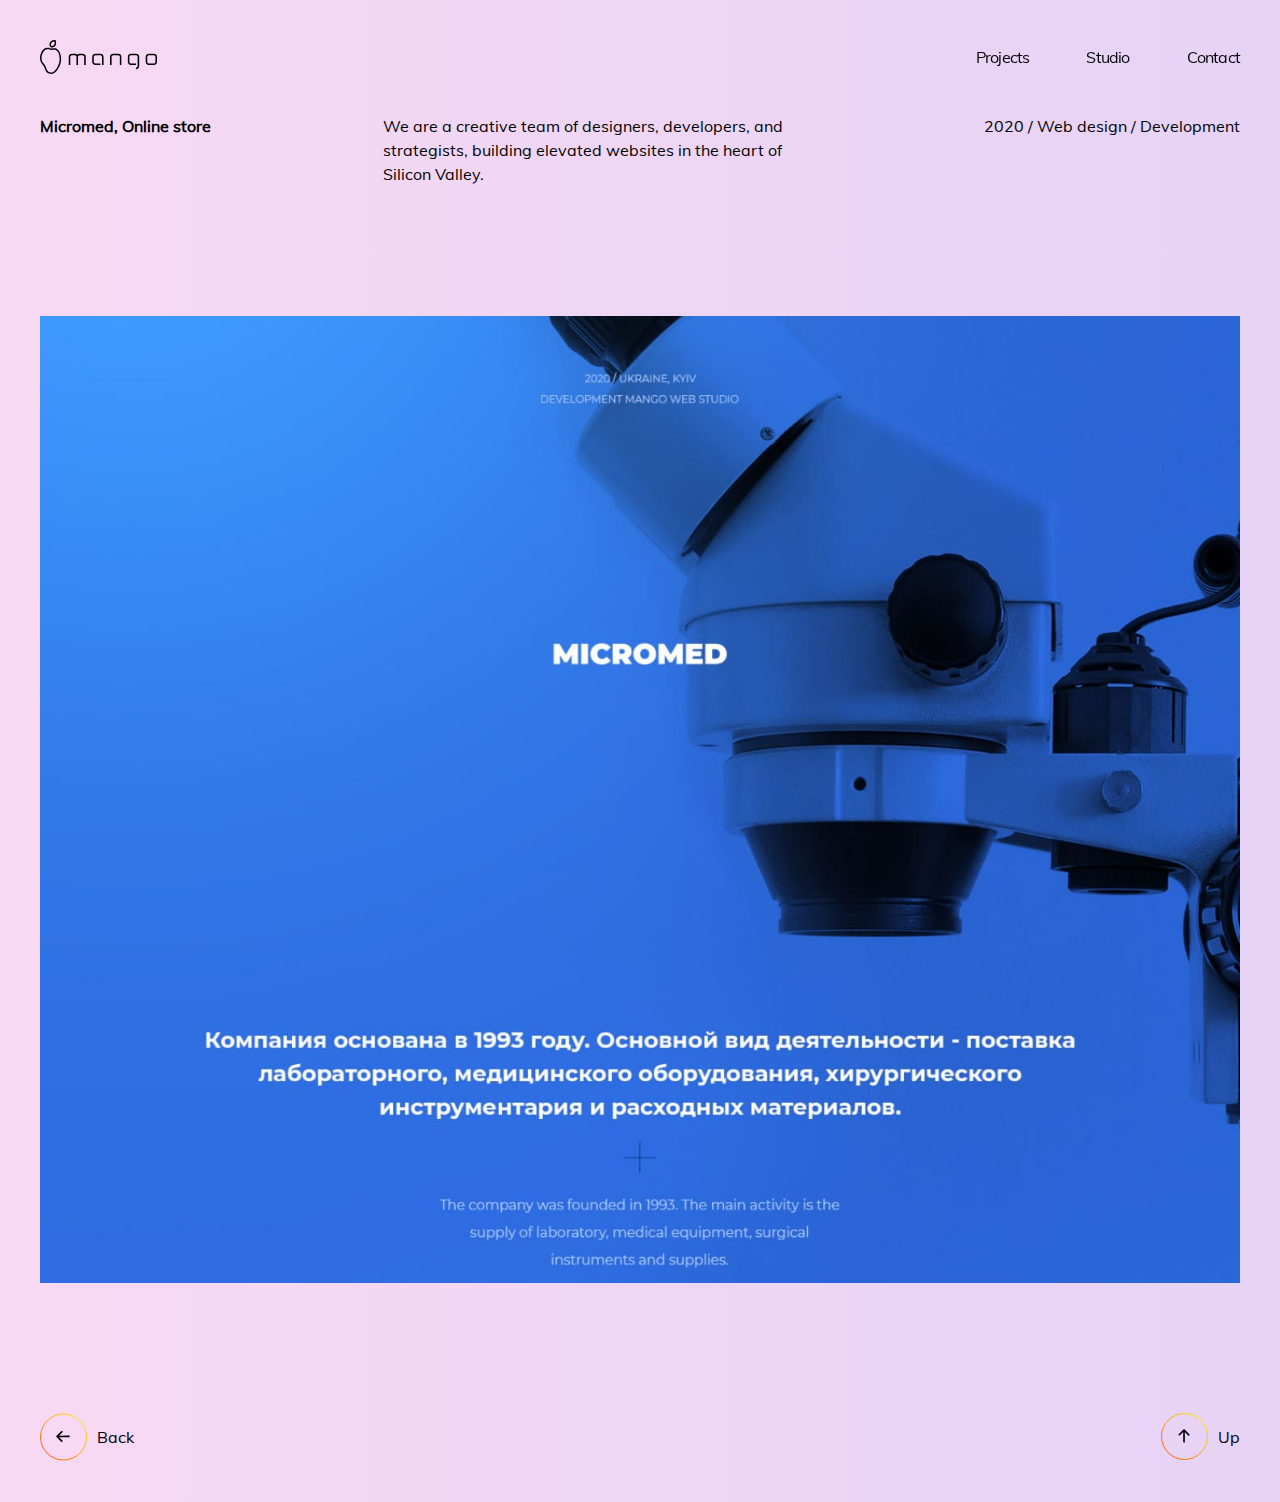
<file: project/micromed.html>
<!DOCTYPE html>
<html lang="en">

<head>
    <meta charset="UTF-8">
    <meta name="viewport" content="width=device-width, user-scalable=no">
    <title>Micromed</title>
    <meta name="description"
        content="We are a creative team of designers, developers, and strategists, building elevated websites in the heart of Silicon Valley.">
    <meta property="og:title"
        content="We are a creative team of designers, developers, and strategists, building elevated websites in the heart of Silicon Valley.">
    <meta property="og:site_name" content="Mango">
    <meta property="og:image" content="../img/mango.png">
    <link rel="shortcut icon" href="/img/favicon.png" type="image/x-icon" />
    <link rel="apple-touch-icon" sizes="16x16" href="../img/favicon_16х16.png">
    <link rel="apple-touch-icon" sizes="24x24" href="../img/favicon_24х24.png">
    <link rel="apple-touch-startup-image" href="../img/favicon.png">
    <link rel="stylesheet" href="../css/fonts.css">
    <link rel="stylesheet" href="../css/bootstrap.min.css">
    <link rel="stylesheet" href="../css/animate.min.css">
    <link rel="stylesheet" href="../css/style.css">
</head>

<body>
    <header>
        <div class="container-site">
            <div class="row row-reset top-line">
                <div class="logo">
                    <a href="../index.html">
                        <img src="../img/logo.svg" alt="logo">
                    </a>
                </div>
                <nav id="nav" class="nav-menu">
                    <div class="nav-menu__item"><a class="bold-delay" data-splitting
                            href="../projects.html">Projects</a>
                    </div>
                    <div class="nav-menu__item"><a class="bold-delay" data-splitting href="../studio.html">Studio</a>
                    </div>
                    <div class="nav-menu__item"><a class="bold-delay" data-splitting href="../contact.html">Contact</a>
                    </div>
                </nav>
                <div class="ham-block">
                    <svg class="ham hamRotate ham7" viewBox="0 0 100 100" width="60"
                        onclick="this.classList.toggle('active')">
                        <path class="line top"
                            d="m 70,33 h -40 c 0,0 -6,1.368796 -6,8.5 0,7.131204 6,8.5013 6,8.5013 l 20,-0.0013" />
                        <path class="line middle" d="m 70,50 h -40" />
                        <path class="line bottom"
                            d="m 69.575405,67.073826 h -40 c -5.592752,0 -6.873604,-9.348582 1.371031,-9.348582 8.244634,0 19.053564,21.797129 19.053564,12.274756 l 0,-40" />
                    </svg>
                </div>
            </div>
        </div>
    </header>
    <main class="animate__animated animate__fadeIn">
        <div class="container-site">
            <div class="information">
                <div class="information-block">
                    <div class="information-block__item title-project">Micromed, Online store</div>
                    <div class="information-block__item description-project">We are a creative team of designers,
                        developers, and strategists,
                        building elevated websites in the heart of Silicon Valley.</div>
                    <div class="information-block__item">2020 / Web design / Development </div>
                </div>
                <div class="project-img">
                    <img src="../img/micromed.jpg" alt="Micromed">
                </div>
            </div>
        </div>
    </main>
    <div class="animation-menu">
        <nav class="mobile-menu">
            <div class="mobile-menu__item">
                <a href="../projects.html">Projects</a>
            </div>
            <div class="mobile-menu__item">
                <a href="../studio.html">Studio</a>
            </div>
            <div class="mobile-menu__item">
                <a href="../contact.html">Contact</a>
            </div>
        </nav>
        <div class="mobile-social">
            <div class="mobile-social__item">
                <a href="#" target="_blank">Behance</a>
            </div>
            <div class="mobile-social__item">
                <a href="#" target="_blank">Dribbble</a>
            </div>
            <div class="mobile-social__item">
                <a href="#" target="_blank">Instagram</a>
            </div>
            <div class="mobile-social__item">
                <a href="#" target="_blank">Facebook</a>
            </div>
            <div class="mobile-social__item">
                <a href="#" target="_blank">LinkedIn</a>
            </div>
        </div>
    </div>
    <footer class="fixed-footer project">
        <div class="container-site">
            <div class="row row-reset">
                <div class="footer-menu">
                    <div class="footer-menu__item">
                        <button class="button-back">
                            <svg width="47" height="102" viewBox="0 0 47 47" fill="none"
                                xmlns="http://www.w3.org/2000/svg">
                                <circle cx="23.5" cy="23.5" r="23" transform="rotate(90 23.5 23.5)"
                                    stroke="url(#buttonBack)" />
                                <path fill-rule="evenodd" clip-rule="evenodd"
                                    d="M16.5544 22.3517C16.2292 22.6752 16.2261 23.1989 16.5484 23.5231L21.2286 28.2378L21.2321 28.2413C21.5562 28.5637 22.082 28.5635 22.4102 28.2418C22.7395 27.9189 22.7444 27.3923 22.4203 27.0663L19.1661 23.7878L28.9242 23.7629C29.3862 23.7617 29.7611 23.3887 29.7617 22.9297C29.7629 22.6999 29.6695 22.4927 29.5187 22.3426C29.3679 22.1926 29.1595 22.0997 28.9285 22.1008L19.1356 22.1264L22.4391 18.8342C22.7661 18.509 22.7668 17.983 22.4416 17.6594L22.441 17.6588C22.1157 17.3352 21.5864 17.3378 21.2594 17.6631L16.5544 22.3517Z"
                                    fill="black" />
                                <defs>
                                    <linearGradient id="buttonBack" x1="5.5" y1="7.5" x2="40.5" y2="41"
                                        gradientUnits="userSpaceOnUse">
                                        <stop stop-color="#FFE500" />
                                        <stop offset="1" stop-color="#FF5D0A" />
                                    </linearGradient>
                                </defs>
                            </svg>
                            <p>Back</p>
                        </button>
                    </div>
                    <div class="footer-menu__item">
                        <button class="button-up">
                            <svg width="47" height="47" viewBox="0 0 47 47" fill="none"
                                xmlns="http://www.w3.org/2000/svg">
                                <circle cx="23.5" cy="23.5" r="23" transform="rotate(90 23.5 23.5)"
                                    stroke="url(#paint0_linear)" />
                                <path fill-rule="evenodd" clip-rule="evenodd"
                                    d="M23.6309 16.4849C23.3082 16.1588 22.7846 16.1543 22.4596 16.4758L17.7326 21.1436L17.7291 21.1472C17.4059 21.4704 17.4047 21.9962 17.7256 22.3252C18.0476 22.6553 18.5742 22.6617 18.901 22.3384L22.188 19.0927L22.1874 28.8509C22.1874 29.3129 22.5594 29.6888 23.0184 29.6906C23.2482 29.6924 23.4557 29.5996 23.6061 29.4491C23.7566 29.2987 23.85 29.0906 23.8495 28.8596L23.8495 19.0666L27.133 22.3787C27.4574 22.7065 27.9834 22.7087 28.3078 22.3842L28.3084 22.3837C28.6328 22.0592 28.6317 21.5299 28.3073 21.2021L23.6309 16.4849Z"
                                    fill="black" />
                                <defs>
                                    <linearGradient id="paint0_linear" x1="5.5" y1="7.5" x2="40.5" y2="41"
                                        gradientUnits="userSpaceOnUse">
                                        <stop stop-color="#FFE500" />
                                        <stop offset="1" stop-color="#FF5D0A" />
                                    </linearGradient>
                                </defs>
                            </svg>
                            <p>Up</p>
                        </button>
                    </div>
                </div>
            </div>
        </div>
    </footer>
    <script src="../js/jquery-3.5.1.min.js"></script>
    <script src="../js/bootstrap.min.js"></script>
    <script src="../js/splitting.js"></script>
    <script src="../js/main.js"></script>
</body>

</html>
</file>
<file: css/fonts.css>
@font-face {
    font-family: 'Mulish';
    font-style: normal;
    font-weight: 400;
    src: url('../fonts/mulish-v1-latin-ext_latin-regular.eot'); /* IE9 Compat Modes */
    src: local(''),
         url('../fonts/mulish-v1-latin-ext_latin-regular.eot?#iefix') format('embedded-opentype'), /* IE6-IE8 */
         url('../fonts/mulish-v1-latin-ext_latin-regular.woff2') format('woff2'), /* Super Modern Browsers */
         url('../fonts/mulish-v1-latin-ext_latin-regular.woff') format('woff'), /* Modern Browsers */
         url('../fonts/mulish-v1-latin-ext_latin-regular.ttf') format('truetype'), /* Safari, Android, iOS */
         url('../fonts/mulish-v1-latin-ext_latin-regular.svg#Mulish') format('svg'); /* Legacy iOS */
  }
</file>
<file: css/style.css>
* {
    margin: 0;
    box-sizing: border-box;
}

body {
    font-family: 'Mulish';
    color: #000;
    width: 100vw;
    background: linear-gradient(90deg, #F8D9F4, #ADC0FC, #F2FFD6, #D9F8FF, #FFDDD6, #FFFBD9);
    background-size: 2000% 2000%;
    overflow-x: hidden;
}

body.main {
    display: flex;
    height: 100vh;
    flex-direction: column;
    overflow: hidden;
}

body.other {
    display: flex;
    height: 100vh;
    flex-direction: column;
    overflow: hidden;
}

main {
    height: 100%;
    margin: 0 64px;
    position: relative;
}

main.main {
    margin: 0 64px;
    flex: 1;
    display: flex;
    align-items: center;
    height: 100%;
    position: relative;
}

a {
    text-decoration: none;
    color: #000
}

a:hover, a:focus, a:link {
    text-decoration: none;
    color: #000;
}

header {
    margin: 64px;
    position: relative;
    z-index: 99;
}

img {
    max-width: 100%;
    pointer-events: none;
}

.container-site {
    max-width: 1792px;
    margin: auto;
}

.row-reset {
    margin: 0;
}

.top-line {
    justify-content: space-between;
    align-items: center;
}

.nav-menu {
    display: flex;
}

.nav-menu__item {
    margin-left: 57px;
}

.item__nav a {
    color: #000;
}

.img-mango {
    position: absolute;
    z-index: -1;
    display: none;
}

.preloader {
    width: 100vw;
    background: linear-gradient(90deg, #F8D9F4, #ADC0FC, #F2FFD6, #D9F8FF, #FFDDD6, #FFFBD9);
    background-size: 2000% 2000%;
    -webkit-animation: Gradient 15s ease infinite;
    -moz-animation: Gradient 15s ease infinite;
    animation: Gradient 15s ease infinite;
    height: 100vh;
    position: fixed;
    z-index: 999;
    display: flex;
    justify-content: center;
    align-items: center;
    text-align: center;
    top: 0;
}

.preloader-block {
    display: flex;
    flex-direction: column;
}

.preloader-icon {
    padding-bottom: 68px;
}

.preloader .one {
    opacity: 0;
    -webkit-animation: dot 1s infinite;
    -webkit-animation-delay: 0.0s;
    animation: dot 1s infinite;
    animation-delay: 0.0s;
}

.preloader .two {
    opacity: 0;
    -webkit-animation: dot 1s infinite;
    -webkit-animation-delay: 0.2s;
    animation: dot 1s infinite;
    animation-delay: 0.2s;
}

.preloader .three {
    opacity: 0;
    -webkit-animation: dot 1s infinite;
    -webkit-animation-delay: 0.3s;
    animation: dot 1s infinite;
    animation-delay: 0.3s;
}

@-webkit-keyframes dot {
    0% {
        opacity: 0;
    }
    50% {
        opacity: 0;
    }
    100% {
        opacity: 1;
    }
}

@keyframes dot {
    0% {
        opacity: 0;
    }
    50% {
        opacity: 0;
    }
    100% {
        opacity: 1;
    }
}

.animation-menu {
    width: 100%;
    height: 100vh;
    display: flex;
    flex-direction: column;
    position: absolute;
    top: 0;
    left: 0;
    justify-content: center;
    padding: 20px;
    visibility: hidden;
    overflow: hidden;
    display: none;
}

.animation-menu.open {
    visibility: initial;
    display: flex;
    overflow: hidden;
}

.mobile-menu {
    margin-bottom: 10%;
}

.mobile-menu__item {
    padding: 4px 0;
}

.mobile-menu__item a {
    font-size: 34px;
}

.animate__animated.animate__backOutLeft {
    --animate-duration: 1.4s;
}

.mobile-social__item {
    padding: 5px 0;
}

.animate__animated.animate__backInRight {
    --animate-duration: 1.4s;
}

.animate__animated.animate__backInLeft {
    --animate-duration: 1.4s;
}

.center-block {
    display: flex;
    justify-content: center;
    align-items: center;
    margin: auto;
    width: 100%;
}

canvas {
    position: absolute;
    top: 0;
    z-index: -1;
}

.center-block__text {
    display: flex;
    justify-content: space-between;
    width: 100%;
}

.center-block__text__title h1 {
    font-size: 85px;
    font-weight: 700;
}

.center-block__text__subtitle {
    align-self: flex-end;
}

.center-block__text__subtitle p {
    line-height: 173.19%;
    font-size: 18px;
    max-width: 442px;
}

footer {
    margin: 0 64px;
    min-height: 120px;
}

.footer-menu {
    width: 100%;
    display: flex;
    justify-content: space-between;
    align-items: center;
}

.footer-menu__item .portfolio-link {
    vertical-align: middle;
}

.footer-menu__item .project-link svg {
    margin-left: 15px;
}

.social-menu {
    display: flex;
}

.social-menu__item {
    margin: 0 28px;
}

.project-link {
    border: none;
    background: transparent;
    outline: none;
}

.project-link:hover, .project-link:focus, .project-link:link {
    outline: none;
}

.ham-block {
    display: none;
    position: relative;
    z-index: 100;
}

.ham {
    cursor: pointer;
    -webkit-tap-highlight-color: transparent;
    transition: transform 400ms;
    -moz-user-select: none;
    -webkit-user-select: none;
    -ms-user-select: none;
    user-select: none;
    transition: opacity .4s;
}

.hamRotate.active {
    transform: rotate(45deg);
}

.hamRotate180.active {
    transform: rotate(180deg);
}

.line {
    fill: none;
    transition: stroke-dasharray 400ms, stroke-dashoffset 400ms;
    stroke: #000;
    stroke-width: 4;
    stroke-linecap: round;
}

.ham7 .top {
    stroke-dasharray: 40 82;
}

.ham7 .middle {
    stroke-dasharray: 40 111;
}

.ham7 .bottom {
    stroke-dasharray: 40 161;
}

.ham7.active .top {
    stroke-dasharray: 17 82;
    stroke-dashoffset: -62px;
}

.ham7.active .middle {
    stroke-dashoffset: 23px;
}

.ham7.active .bottom {
    stroke-dashoffset: -83px;
}

.liquid-button {
    position: relative;
    left: -25%;
    top: -1px;
}

.portfolio-link {
    position: relative;
}

.portfolio-link-mobile {
    display: none;
}

.arrow-svg {
    position: absolute;
    top: 2px;
    left: 10px;
    pointer-events: none;
}

.animation-menu {
    opacity: 0;
}

/* modal */

@media only screen and (min-width: 40em) {
    .popup-overlay {
        display: -webkit-box;
        display: flex;
        -webkit-box-align: center;
        align-items: center;
        -webkit-box-pack: center;
        justify-content: center;
        position: fixed;
        top: 0;
        left: 0;
        width: 100%;
        height: 100%;
        z-index: 999;
        background-color: rgba(0, 0, 0, 0.6);
        opacity: 0;
        visibility: hidden;
        -webkit-backface-visibility: hidden;
        backface-visibility: hidden;
        -webkit-transition: opacity 0.6s cubic-bezier(0.55, 0, 0.1, 1), visibility 0.6s cubic-bezier(0.55, 0, 0.1, 1);
        transition: opacity 0.6s cubic-bezier(0.55, 0, 0.1, 1), visibility 0.6s cubic-bezier(0.55, 0, 0.1, 1);
    }
    .popup-overlay.active {
        opacity: 1;
        visibility: visible;
    }
}

.popup {
    display: -webkit-box;
    display: flex;
    -webkit-box-align: center;
    align-items: center;
    -webkit-box-pack: center;
    position: relative;
    margin: 0 auto;
    background-color: #fff;
    width: 759px;
    max-width: 75rem;
    min-height: 665px;
    padding: 6rem;
    border-radius: 22px;
    opacity: 0;
    overflow-y: auto;
    visibility: hidden;
    box-shadow: 0 2px 10px rgba(0, 0, 0, 0.1);
    -webkit-backface-visibility: hidden;
    backface-visibility: hidden;
    -webkit-transform: scale(1.2);
    transform: scale(1.2);
    -webkit-transition: all 0.6s cubic-bezier(0.55, 0, 0.1, 1);
    transition: all 0.6s cubic-bezier(0.55, 0, 0.1, 1);
}

.popup .close-popup {
    position: absolute;
    cursor: pointer;
    top: 38px;
    right: 38px;
    opacity: 0;
    -webkit-backface-visibility: hidden;
    backface-visibility: hidden;
    -webkit-transition: opacity 0.6s cubic-bezier(0.55, 0, 0.1, 1), -webkit-transform 0.6s cubic-bezier(0.55, 0, 0.1, 1);
    transition: opacity 0.6s cubic-bezier(0.55, 0, 0.1, 1), -webkit-transform 0.6s cubic-bezier(0.55, 0, 0.1, 1);
    transition: opacity 0.6s cubic-bezier(0.55, 0, 0.1, 1), transform 0.6s cubic-bezier(0.55, 0, 0.1, 1);
    transition: opacity 0.6s cubic-bezier(0.55, 0, 0.1, 1), transform 0.6s cubic-bezier(0.55, 0, 0.1, 1), -webkit-transform 0.6s cubic-bezier(0.55, 0, 0.1, 1);
    -webkit-transition-delay: 0.3s;
    transition-delay: 0.3s;
}

.popup .close-popup svg {
    width: 1.75em;
    height: 1.75em;
}

.popup .popup-content {
    width: 100%;
    opacity: 0;
    -webkit-backface-visibility: hidden;
    backface-visibility: hidden;
    -webkit-transition: opacity 0.6s cubic-bezier(0.55, 0, 0.1, 1);
    transition: opacity 0.6s cubic-bezier(0.55, 0, 0.1, 1);
    -webkit-transition-delay: 0.3s;
    transition-delay: 0.3s;
}

.popup-content h3 {
    font-size: 41px;
}

.popup-content form {
    padding-top: 100px;
}

.popup.active {
    visibility: visible;
    opacity: 1;
    -webkit-transform: scale(1);
    transform: scale(1);
}

.popup.active .popup-content {
    opacity: 1;
}

.popup.active .close-popup {
    -webkit-transform: translateY(10px);
    transform: translateY(10px);
    opacity: 1;
}

.you {
    cursor: pointer;
    padding: 10px 0;
}

.form-group {
    margin-bottom: 30px;
}

.form-control {
    border: none;
    border-bottom: 1px solid;
    border-color: #B5B5B5;
    border-radius: 0;
    transition: all .4s;
    padding: 0;
}

.form-control:focus {
    border-color: #ffd301;
    box-shadow: none;
}

.form-control.is-invalid, .was-validated .form-control:invalid {
    border: none;
    border-bottom: 1px solid;
    border-color: #dc3545;
    box-shadow: none !important;
}

.form-control.is-valid, .was-validated .form-control:valid {
    border: none;
    border-bottom: 1px solid;
    border-color: #28a745;
    box-shadow: none !important;
}

.btn.focus, .btn:focus {
    box-shadow: none !important;
}

.btn-submit {
    display: block;
    margin: auto;
    padding-top: 50px;
}

.btn-submit svg {
    transition: all .4s;
    width: 120px;
}

.btn-submit svg rect, .btn-submit svg path {
    transition: all .4s;
}

.btn-submit:hover svg path {
    opacity: 0;
}

.btn-submit:hover svg {
    fill: url(#circle-submit);
}

.btn-submit svg text {
    transition: .5s;
}

.btn-submit:hover svg rect {
    width: 99%;
}

.btn-submit:hover svg text {
    fill: #fff;
    transform: translate(-20px, 0px);
}

.mango-overlay {
    position: fixed;
    z-index: 999;
    opacity: 0;
    transition: opacity .4s;
    pointer-events: none;
    filter: blur(4px);
}

.mango-overlay-1 {
    left: -350px;
    top: -323px;
}

.mango-overlay-2 {
    left: 455px;
    top: -350px;
    width: 515px;
}

.mango-overlay-3 {
    right: 0;
    top: -350px;
}

.mango-overlay-4 {
    right: 165px;
    top: 300px;
    width: 300px;
}

.mango-overlay-5 {
    right: 30px;
    bottom: -115px;
    width: 650px;
}

.mango-overlay-6 {
    right: 834px;
    bottom: -145px;
    width: 515px;
}

.mango-overlay-7 {
    left: -430px;
    bottom: 0px;
    width: 650px;
}

.mango-overlay-8 {
    left: -210px;
    top: 235px;
    width: 308px;
    filter: blur(8px);
}

.mango-overlay-9 {
    left: 240px;
    top: 60px;
    width: 100px;
    filter: blur(6px);
}

.mango-overlay-10 {
    right: 460px;
    bottom: 356px;
    width: 90px;
    filter: blur(7px);
}

.mango-overlay-11 {
    left: 335px;
    bottom: 105px;
    width: 90px;
    filter: blur(4px);
}

.mango-overlay.open {
    opacity: 1;
}

/* CONTACT */

.title-info {
    font-weight: 600;
    font-size: 85px;
    padding-top: 85px;
}

.container-info {
    max-width: 1250px;
    margin: auto;
    position: relative;
    z-index: 9;
}

.row-info {
    display: flex;
    justify-content: space-between;
    padding-top: 156px;
}

.contact-info__item .title {
    font-weight: 600;
    font-size: 18px;
    text-rendering: optimizeLegibility;
}

.block-info {
    margin-top: 28px;
}

.block-address {
    max-width: 190px;
}

.block-mobile {
    max-width: 240px;
}

.block-hours {
    display: flex;
}

.block-hours__item {
    max-width: 150px;
}

.block-hours__item:nth-child(1) {
    margin-right: 58px;
}

/* STUDIO */

.fixed-footer {
    position: fixed;
    left: 0px;
    bottom: 0;
    right: 0;
}

.fixed-footer .social-menu {
    display: none;
}

.title-info-studio {
    max-width: 469px;
}

.about-text {
    font-weight: 200;
    font-size: 32px;
    line-height: 55px;
}

.description {
    max-width: 727px;
    margin: auto;
    margin-top: 40px;
}

.description p {
    font-size: 18px;
    line-height: 33px;
}

.about-us-img {
    margin-top: 150px;
    position: relative;
    z-index: 9;
}

.about-text-bottom {
    font-size: 85px;
    line-height: 80px;
}

/* ANIMATION NUMBER */

.benefits {
    margin-top: 150px;
}

.benefits__inner {
    display: flex;
    flex-wrap: wrap;
    justify-content: space-between;
    width: 100%;
    padding: 60px 0;
}

.benefits__header {
    width: 100%;
    text-align: center;
    line-height: 1.3;
    padding: 0 15px 60px;
    color: #e2e2e2;
    font-size: 2rem;
    text-transform: uppercase;
}

.benefits__icon {
    display: block;
    width: 60px;
    height: 50px;
    margin: 0 auto;
    margin-bottom: 20px;
}

.benefits__element p {
    text-align: center;
    line-height: 1.3;
}

.benefits__number {
    font-size: 85px;
    font-weight: 700;
    margin-bottom: 20px;
    transition: all .4s;
    opacity: 0;
}

.benefits__title {
    font-size: 1.125rem;
}

.benefits__number+p {
    font-weight: 600;
    font-size: 18px;
}

.benefits hr {
    margin-top: 1rem;
    margin-bottom: 1rem;
    opacity: 0.3;
    border: 1px solid #000000;
}

.social-menu.studio {
    justify-content: center;
    margin-top: 160px;
    padding-bottom: 60px;
}

.social-menu.studio .social-menu__item {
    margin: 0 32px;
}

.description.bottom {
    max-width: 596px;
    margin: auto;
    margin-top: 40px;
}

/* parallax */

.parallax-block {
    -webkit-box-align: center;
    -ms-flex-align: center;
    align-items: center;
    display: -webkit-box;
    display: -ms-flexbox;
    display: flex;
    height: 100%;
    -webkit-box-pack: center;
    -ms-flex-pack: center;
    justify-content: center;
    margin: 0;
    max-width: 100%;
    width: 100vw;
    position: absolute;
    top: 0;
    z-index: -1;
    pointer-events: none;
}

.parallax-block .first-rellax {
    position: absolute;
    left: -75px;
    top: 45px;
    filter: blur(4px);
    width: 244px;
}

.parallax-block .second-rellax {
    position: absolute;
    right: -220px;
    top: 554px;
    filter: blur(4px);
    width: 600px;
}

.parallax-block .third-rellax {
    position: absolute;
    left: 155px;
    bottom: 0;
    filter: blur(4px);
    width: 226px;
}

.button-back {
    display: flex;
    align-items: center;
    border: none;
    background: transparent;
    outline: none !important;
    padding: 0;
}

.button-back p {
    margin: 0;
    margin-left: 10px;
}

.button-up {
    display: flex;
    align-items: center;
    border: none;
    background: transparent;
    outline: none !important;
    padding: 0;
}

.button-up p {
    margin: 0;
    margin-left: 10px;
}

.information {
    max-width: 1486px;
    margin: auto;
    padding-bottom: 89px;
}

.information-block {
    display: flex;
    justify-content: space-between;
    flex-wrap: wrap;
}

.information-block__item.description-project {
    max-width: 429px;
}

.information-block__item.title-project {
    font-weight: 700;
}

.project-img {
    margin-top: 130px;
}
.link-behance{
    margin-top: 100px;
}
@media only screen and (max-width: 39.9375em) {
    h1 {
        font-size: 1.5rem;
    }
    .popup {
        position: fixed;
        top: 0;
        left: 0;
        width: 100%;
        height: 100%;
        -webkit-overflow-scrolling: touch;
        border-radius: 0;
        -webkit-transform: scale(1.1);
        transform: scale(1.1);
        padding: 1rem 2rem !important;
        z-index: 999;
        align-items: flex-start;
    }
    .close-popup {
        right: 20px !important;
        top: 10px !important;
    }
    body .btn-submit {
        margin: 0;
        margin-top: 20px;
    }
    body .popup-content form {
        padding-top: 10px;
    }
    body .popup.active .popup-content {
        padding-top: 0px;
    }
    body .btn-submit {
        padding: 0;
    }
    body .popup-content h3 {
        font-size: 29px;
    }
    body .you svg {
        width: 60px;
    }
    body .form-group {
        margin-bottom: 10px;
    }
}

@-webkit-keyframes Gradient {
    0% {
        background-position: 0% 50%
    }
    50% {
        background-position: 100% 50%
    }
    100% {
        background-position: 0% 50%
    }
}

@-moz-keyframes Gradient {
    0% {
        background-position: 0% 50%
    }
    50% {
        background-position: 100% 50%
    }
    100% {
        background-position: 0% 50%
    }
}

@keyframes Gradient {
    0% {
        background-position: 0% 50%
    }
    50% {
        background-position: 100% 50%
    }
    100% {
        background-position: 0% 50%
    }
}


@media only screen and (max-height: 756px) {
    body.other {
        overflow-y: auto;
    }
}

@media only screen and (max-height: 500px) {
    body.main {
        overflow-y: auto;
        display: inherit;
    }
}

@media only screen and (min-width: 767px) {
    body .overlay {
        display: none;
    }
    body .animate__fadeOutLeft {
        -webkit-animation-name: none;
        animation-name: none;
    }
    .animation-menu {
        animation: none;
    }
    .animate__backOutLeft {
        animation: initial;
    }
}

@media only screen and (max-width: 1792px) {
    body .fixed-footer {
        position: static;
    }
    body .project-footer {
        position: fixed;
    }
    body .fixed-footer .social-menu {
        display: flex;
    }
    body .social-menu.studio {
        display: none;
    }
    body .title-info {
        font-size: 4vw;
        padding-top: 3rem;
    }
    body .row-info {
        padding-top: 5rem;
    }
    body .about-us-img {
        margin-top: 5rem;
    }
    body .about-text-bottom {
        font-size: 4vw;
        line-height: 50px;
    }
    body .parallax-block .second-rellax {
        top: 270px;
        right: -75px;
    }
    body .parallax-block .third-rellax {
        left: -60px;
        bottom: -365px;
    }
    body .parallax-block .third-rellax img {
        transform: rotate(-80deg) !important;
    }
}

@media only screen and (max-width: 1600px) {
    body .mango-overlay-2, .mango-overlay-6 {
        display: none;
    }
    body .mango-overlay-4 {
        right: 0;
        top: 235px;
    }
    body .about-text {
        font-size: 22px;
        line-height: 36px;
    }
    body .row-info.bottom {
        justify-content: center;
    }
    body .benefits {
        margin-top: 40px;
    }
}

@media only screen and (max-width: 1400px) {
    body .center-block__text__title h1 {
        font-size: 4vw;
        padding-right: 20px;
    }
    body header, body main, body footer, body main.main {
        margin: 40px;
    }
    body .title-info {
        padding-top: 10px;
    }
    body .footer-menu {
        height: 50px;
    }
    body footer{
        min-height: 50px;
    }
}

@media only screen and (max-width: 1200px) {
    body .social-menu__item {
        margin: 0 15px;
    }
}

@media only screen and (max-width: 767px) {
    body .nav-menu {
        display: none;
    }
    body .footer-menu__item-sm {
        display: none;
    }
    body .ham-block {
        display: block;
    }
    body header, body main, body footer, body main.main {
        margin: 20px;
    }
    body .center-block__text {
        flex-direction: column;
    }
    body .center-block__text__subtitle {
        align-self: flex-start;
    }
    body .img-mango {
        left: -37%;
        transform: rotate(52deg);
        width: 100%;
    }
    body.main {
        background-size: 4000% 4000%;
    }
    body .preloader {
        background-size: 4000% 4000%;
    }
    body .center-block__text__title h1 {
        padding-bottom: 40px;
        padding-right: 0;
    }
    body .footer-menu__item .project-link svg {
        margin-left: 5px;
        height: 47px;
    }
    body .mango-overlay {
        display: none;
    }
    body .title-info {
        padding-top: 20px;
        font-size: 44px;
    }
    body .row-info {
        flex-direction: column;
        padding: 20px;
    }
    body .block-hours {
        flex-direction: column;
    }
    body .contact-info__item:nth-child(2) {
        order: 3;
    }
    body .contact-info__item:nth-child(3) {
        order: 2;
    }
    body .about-us-img {
        margin-top: 50px;
        margin-right: 20px;
    }
    body .description {
        margin-top: 0;
    }
    body .about-text {
        font-size: 19px;
        line-height: 33px;
    }
    body .benefits__number {
        font-size: 50px;
    }
    body .benefits__number+p {
        font-size: 12px;
    }
    body .benefits__inner {
        padding: 20px 0;
    }
    body .description.bottom {
        margin-top: 10px;
    }
    body .parallax-block {
        height: 60%;
    }
    body .parallax-block .first-rellax {
        top: 25px;
        width: 200px;
    }
    body .parallax-block .second-rellax {
        width: 150px;
        height: 180px;
        top: 340px;
    }
    body .parallax-block .second-rellax img {
        transform: rotate(-75deg);
    }
    body .parallax-block .third-rellax {
        width: 150px;
        left: -60px;
        bottom: -600px;
    }
    body .center-block {
        pointer-events: none;
    }
    body .information-block {
        flex-direction: column;
    }
    body .information-block__item {
        margin-bottom: 22px;
    }
    body .project-img {
        margin-top: 22px;
    }
    body footer.project {
        display: none;
    }
}

@media (max-width: 480px) {
    body .ham.hamRotate.ham7 {
        width: 40px;
        height: 40px;
    }
    body .logo {
        width: 83px;
    }
    body .portfolio-link {
        display: none;
    }
    body .portfolio-link-mobile {
        display: block;
        font-size: 12px;
    }
    body .button-back {
        font-size: 12px;
    }
    body .button-back svg {
        width: 27px;
    }
    body .button-up {
        font-size: 12px;
    }
    body .button-up svg {
        width: 27px;
    }
    body .portfolio-link-mobile svg {
        width: 27px;
    }
    body .project-link {
        font-size: 12px;
    }
    body .center-block__text__subtitle p {
        font-size: 16px;
    }
    body .center-block__text__title h1 {
        padding-bottom: 18px;
        padding-top: 150px;
        font-size: 38px;
    }
    body .img-mango {
        left: -60px;
        transform: none;
        top: -40px;
    }
    body .footer-menu__item-height  {
        height: 50px;
    }
    body .preloader-icon svg {
        width: 54px;
    }
    body .title-info {
        font-size: 37px;
    }
    body .block-info {
        margin: 0;
    }
    body .description.bottom .project-link {
        font-size: inherit;
        padding: 0;
    }
    body .about-text-bottom {
        font-size: 37px;
        line-height: 40px;
        font-weight: 600;
    }
}

@media (max-width:380px) {
    body .parallax-block .second-rellax {
        top: 540px;
    }
}

@media (max-width: 340px) {
    body .center-block__text__title h1 {
        font-size: 27px;
    }
    body .center-block__text__subtitle p {
        font-size: 12px;
    }
}

.bold-delay .char {
    display: inline-flex;
    flex-direction: column;
    letter-spacing: -0.05rem;
    transform: translateZ(0);
    -webkit-backface-visibility: hidden;
    transition: text-shadow 250ms cubic-bezier(0.22, 1, 0.36, 1), opacity 250ms cubic-bezier(0.22, 1, 0.36, 1);
    transition-delay: calc(var(--char-index) * 0.024s);
}

.bold-delay:hover .char {
    text-shadow: 0 0 .9px #333, 0 0 .9px #333, 0 0 .9px #333;
}
</file>
<file: css/project.css>
body.project {
	display: flex;
	height: 100vh;
	flex-direction: column;
}

.frame {
	top: 0;
	padding: 1rem 1.5rem;
	position: fixed;
	z-index: 1000;
	background: #f0f0f0;
	width: 100%;
	display: flex;
	text-transform: uppercase;
}

.frame__title {
	font-size: 1rem;
	margin: 0;
	font-weight: 400;
}

.frame__links {
	margin: 0.5rem 0;
}

.frame__links a {
	border-bottom: 1px solid currentColor;
	transition: 0.2s border-color;
}

.frame__links a:hover, .frame__links a:focus {
	border-color: transparent;
}

.frame__links a:not(:last-child) {
	margin-right: 1rem;
}

.frame__button {
	word-spacing: 0.75rem;
	color: var(--color-link);
	margin-left: auto;
}

.menu {
	padding: 11rem 0 20px 0;
	width: 100%;
	position: relative;
	display: flex;
	flex-direction: column;
	text-align: right;
	-webkit-touch-callout: none;
	-webkit-user-select: none;
	-moz-user-select: none;
	-ms-user-select: none;
	user-select: none;
	counter-reset: menucounter;
}

.menu__item {
	flex: none;
	display: flex;
	justify-content: flex-start;
	position: relative;
}

.menu__item.animate__delay1 {
	animation-duration: 900ms;
}

.menu__item.animate__delay2 {
	animation-duration: 1200ms;
}

.menu__item.animate__delay3 {
	animation-duration: 1400ms;
}

.menu__item.animate__delay4 {
	animation-duration: 1600ms;
}

.menu__item::before {
	counter-increment: menucounter;
	content: counters(menucounter, ".", decimal-leading-zero);
	position: absolute;
	left: 0;
	top: 20%;
	height: 60%;
	padding-left: 1rem;
	display: flex;
	align-items: center;
	line-height: 1;
	font-weight: bold;
	opacity: 0;
	transform: translateX(-1rem);
	transition: transform 0.3s, opacity 0.3s;
	pointer-events: none;
}

.menu__item:hover::before {
	opacity: 1;
	transform: translateX(0);
}

.menu__item-text {
	position: relative;
	cursor: pointer;
	padding: 0.5rem;
	display: block;
	font-size: 6vw;
	font-family: sans-serif;
	margin-left: 5rem;
	transition: color .35s, -webkit-text-stroke-color .35s, -webkit-text-stroke-width .35s;
}

.js .menu__item-textinner {
	transform: translateY(100%);
}

.menu__item:hover .menu__item-text {
	color: transparent;
	-webkit-text-stroke: 1px #000;
}

.menu__item-sub {
	display: none;
	white-space: nowrap;
	align-items: center;
	position: relative;
	margin-left: auto;
	padding-left: 3rem;
	opacity: 0;
	transform: translateX(-1rem);
	transition: transform 0.3s, opacity 0.3s;
	min-width: 460px;
}
.menu__item-sub span{
	margin: 0 40px;
}
.menu__item:hover .menu__item-sub {
	opacity: 1;
	transform: translateX(0);
}

.hover-reveal {
	position: absolute;
	z-index: -1;
	width: 300px;
	height: 300px;
	top: 0;
	left: 0;
	pointer-events: none;
	opacity: 0;
}

.hover-reveal__inner {
	overflow: hidden;
}

.hover-reveal__inner, .hover-reveal__img {
	width: 100%;
	height: 100%;
	position: relative;
}

.hover-reveal__img {
	background-size: contain;
    background-position: center;
    background-repeat: no-repeat;
}

.credits {
	align-self: flex-start;
	padding: 5rem 0 0 0;
}

.credits a {
	text-decoration: underline;
}

.cursor {
	position: fixed;
	transform: translateX(-150px) translateY(-50%);
	pointer-events: none;
	left: -100px;
	top: 50%;
	z-index: -1;
	height: 50px;
	width: 50px;
	transition: all 200ms ease-out;
	background-position: center;
	background-repeat: no-repeat;
	background-size: contain;
	opacity: 0;
	will-change: transform;
}

.cursor.hover {
	height: 300px;
	width: 300px;
	z-index: -1;
	opacity: 1;
}

.cursor.hide-cursor {
	opacity: 0;
}

.hover-img {
	position: relative;
	display: inline-block;
}

.hover-img:before {
	position: absolute;
	content: '';
	width: 0;
	bottom: 0;
	left: -10px;
	width: calc(100% + 20px);
	border-radius: 2px;
	display: block;
	background-color: #BFE2FF;
	transition: width 250ms ease;
	mix-blend-mode: multiply;
	opacity: 0.6;
}

.hover-img:hover {
	z-index: 5;
	color: #000;
}

.hover-img:hover:before {
	width: 100%;
}

@media screen and (min-width: 53em) {
	.frame {
		flex-direction: column;
		align-items: flex-end;
		text-align: right;
		background: none;
		height: 50vh;
		pointer-events: none;
		padding-bottom: 0;
	}
	.frame__links a:not(:last-child) {
		margin-right: 0;
	}
	.frame__links {
		margin: 0.5rem 0 2rem;
		justify-self: start;
	}
	.frame__links a {
		margin-left: 0.5rem;
		pointer-events: auto;
	}
	.frame__button {
		cursor: not-allowed;
		pointer-events: auto;
		margin-top: auto;
		transform: translateY(50%);
	}
	.menu__item {
		justify-content: flex-start;
	}
	.menu__item-text {
		padding: 1vh 0;
		font-size: 11vh;
		margin: auto;
	}
	.menu__item-sub {
		display: flex;
		justify-content: flex-end;
	}
}

@media (max-width: 1400px) {
	body .menu__item-text {
		font-size: 5vh;
	}
}

@media only screen and (max-width: 767px) {
	body .menu {
		padding: 6rem 0 20px 0;
	}
	body .menu__item-text {
		font-size: 4vh;
		font-weight: 700;
	}
	body .menu__item:hover::before {
		transform: translateX(-1rem)
	}
	body .menu__item::before {
		opacity: 1;
		padding-left: 2rem;
	}
	.cursor {
		display: none !important;
	}
	.menu__item::after {
		content: "/";
		position: absolute;
		left: 60px;
		top: 20%;
		height: 60%;
		padding-left: 1rem;
		display: flex;
		align-items: center;
		line-height: 1;
		font-weight: bold;
		opacity: 1;
		transform: translateX(-1rem);
		transition: transform 0.3s, opacity 0.3s;
	}
}

@media (any-pointer: fine) {
	.cursor {
		position: fixed;
		top: 0px;
		left: 0px;
		display: block;
		pointer-events: none;
	}
	.cursor__inner {
		opacity: 0.3;
	}
	.credits {
		padding-left: 25vw;
	}
}
</file>
